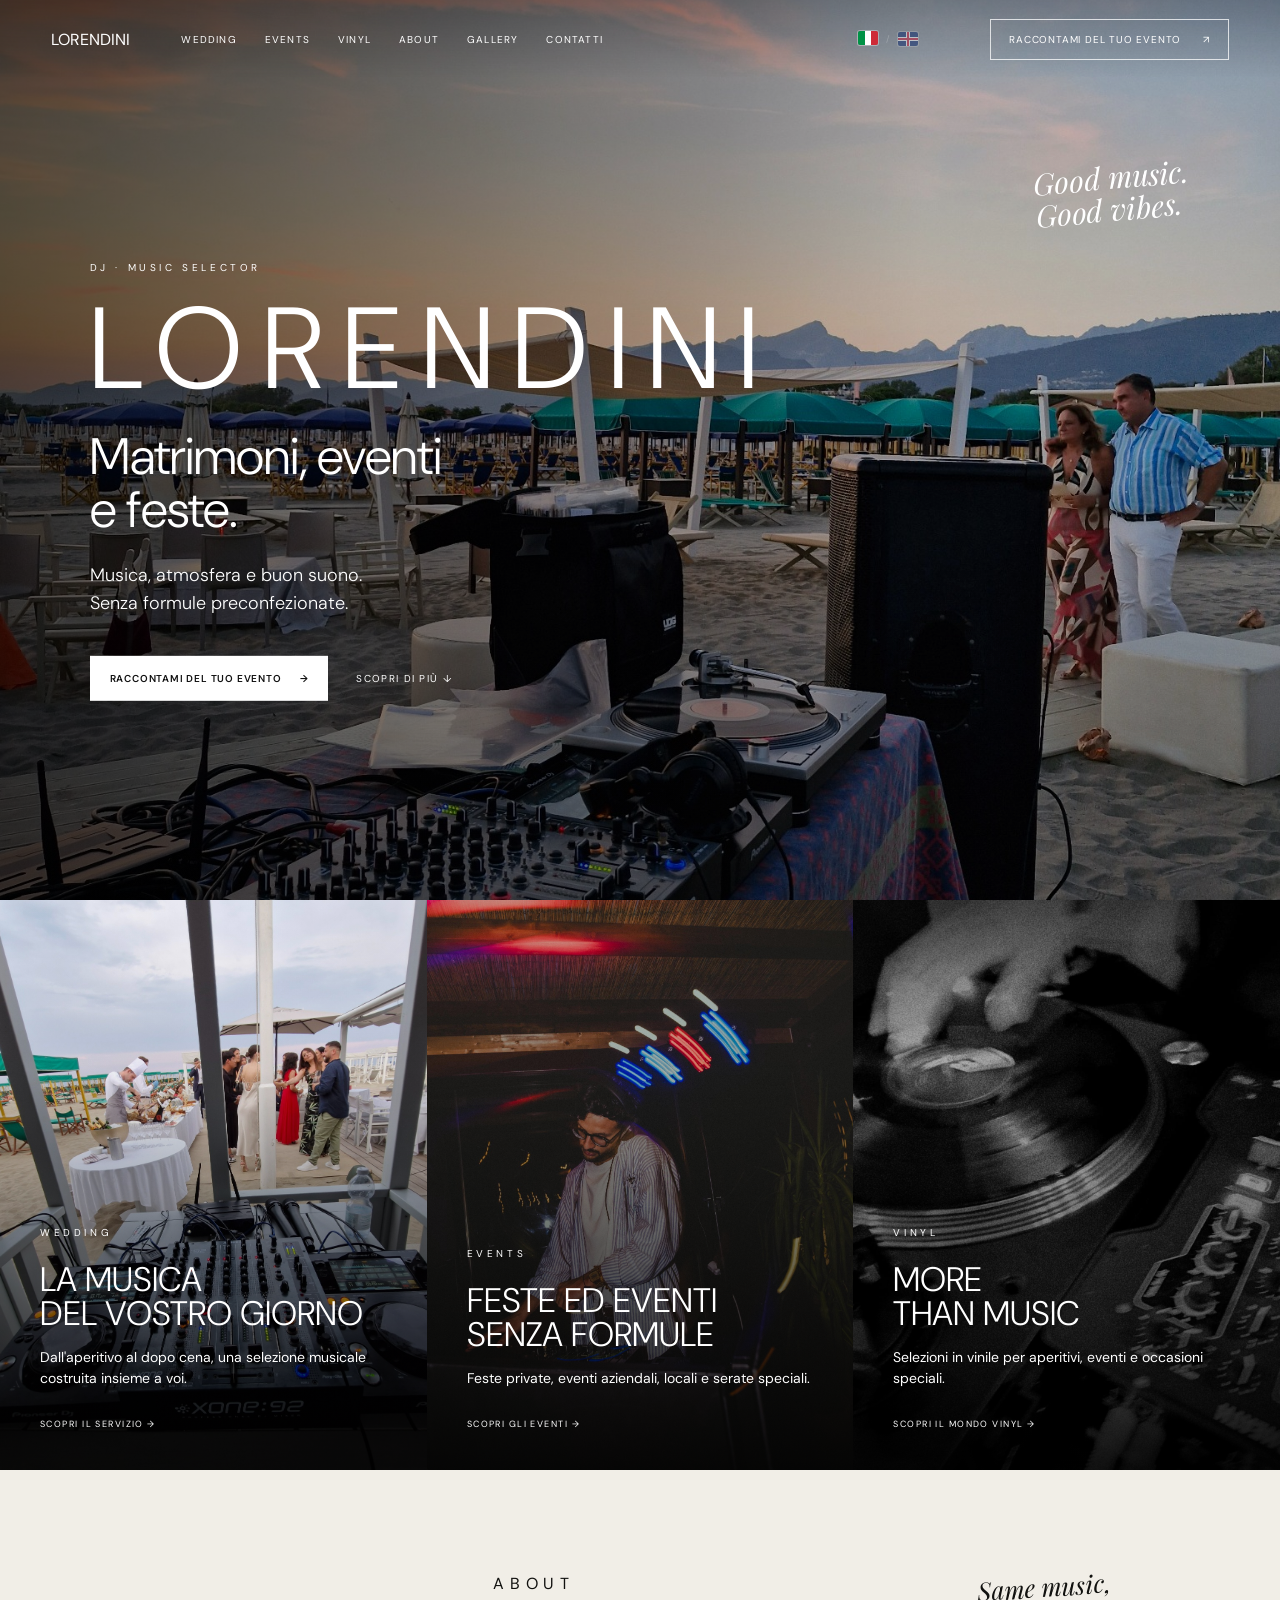
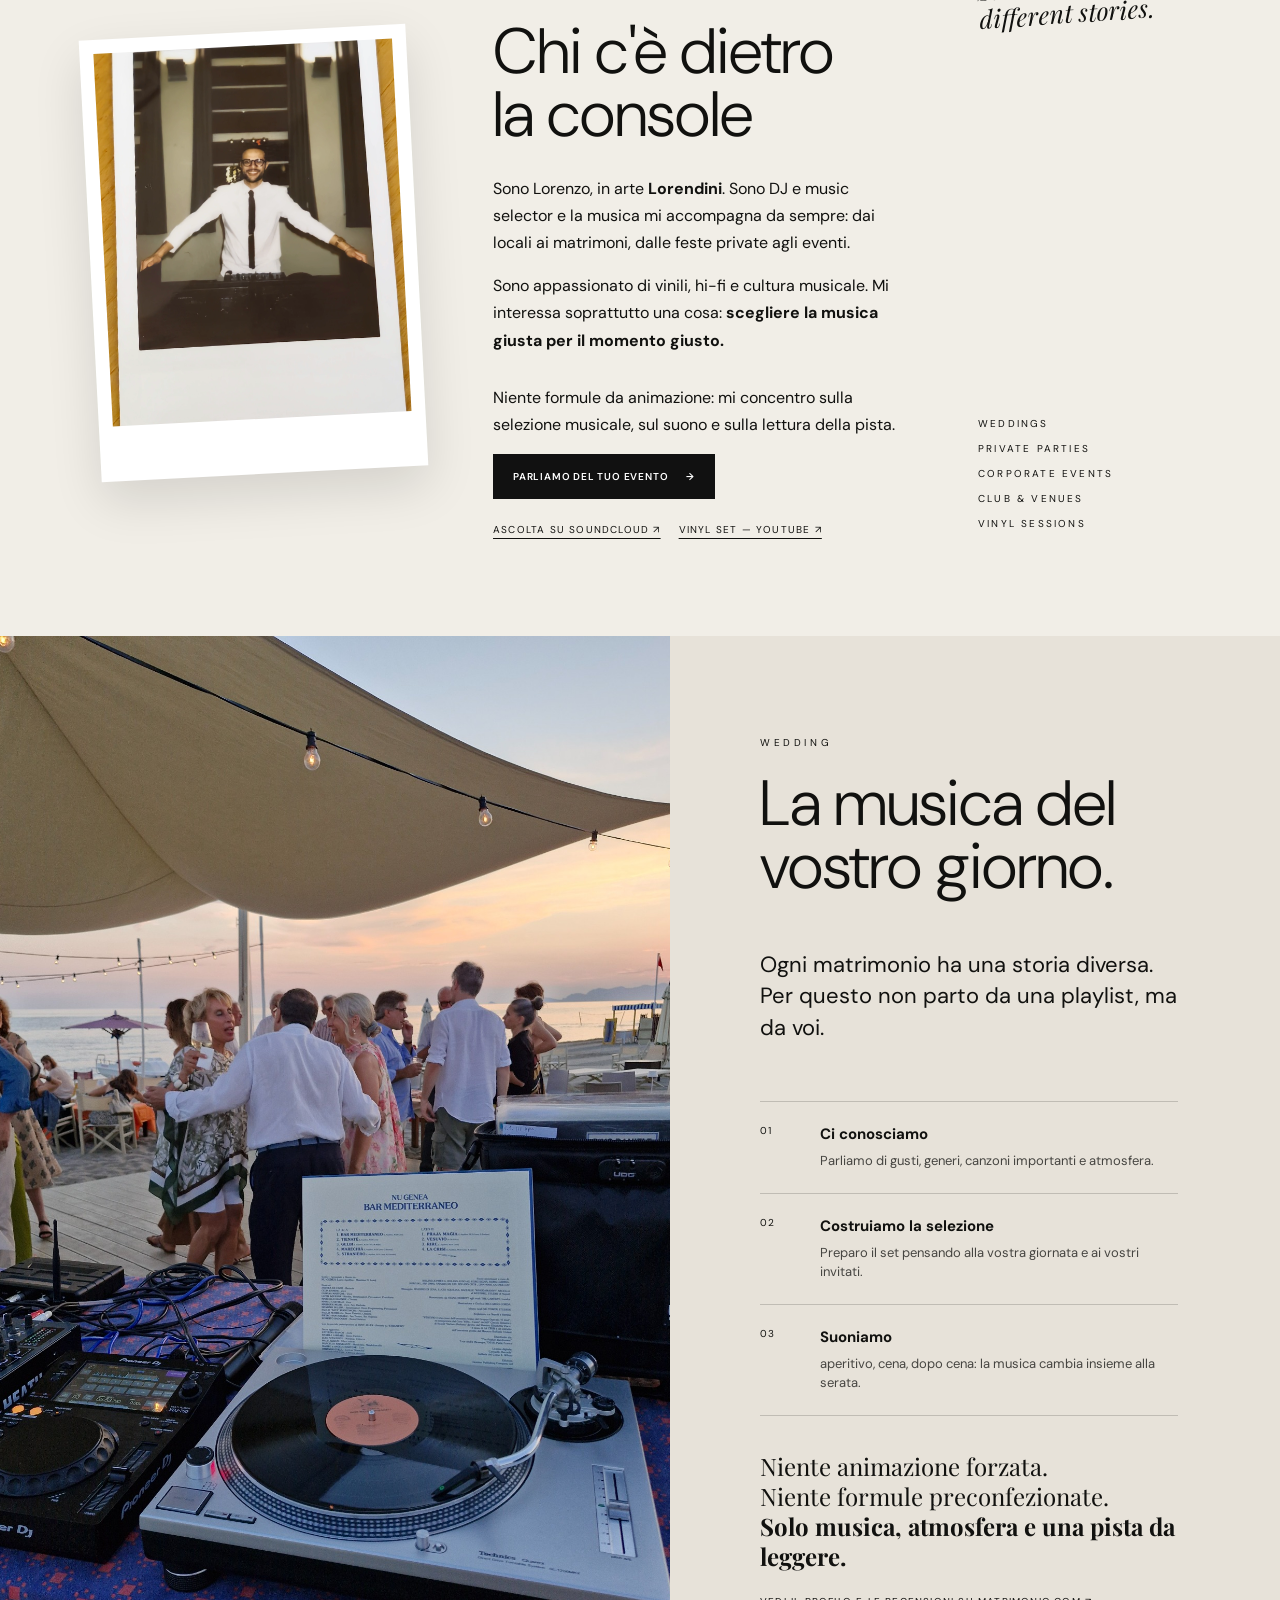
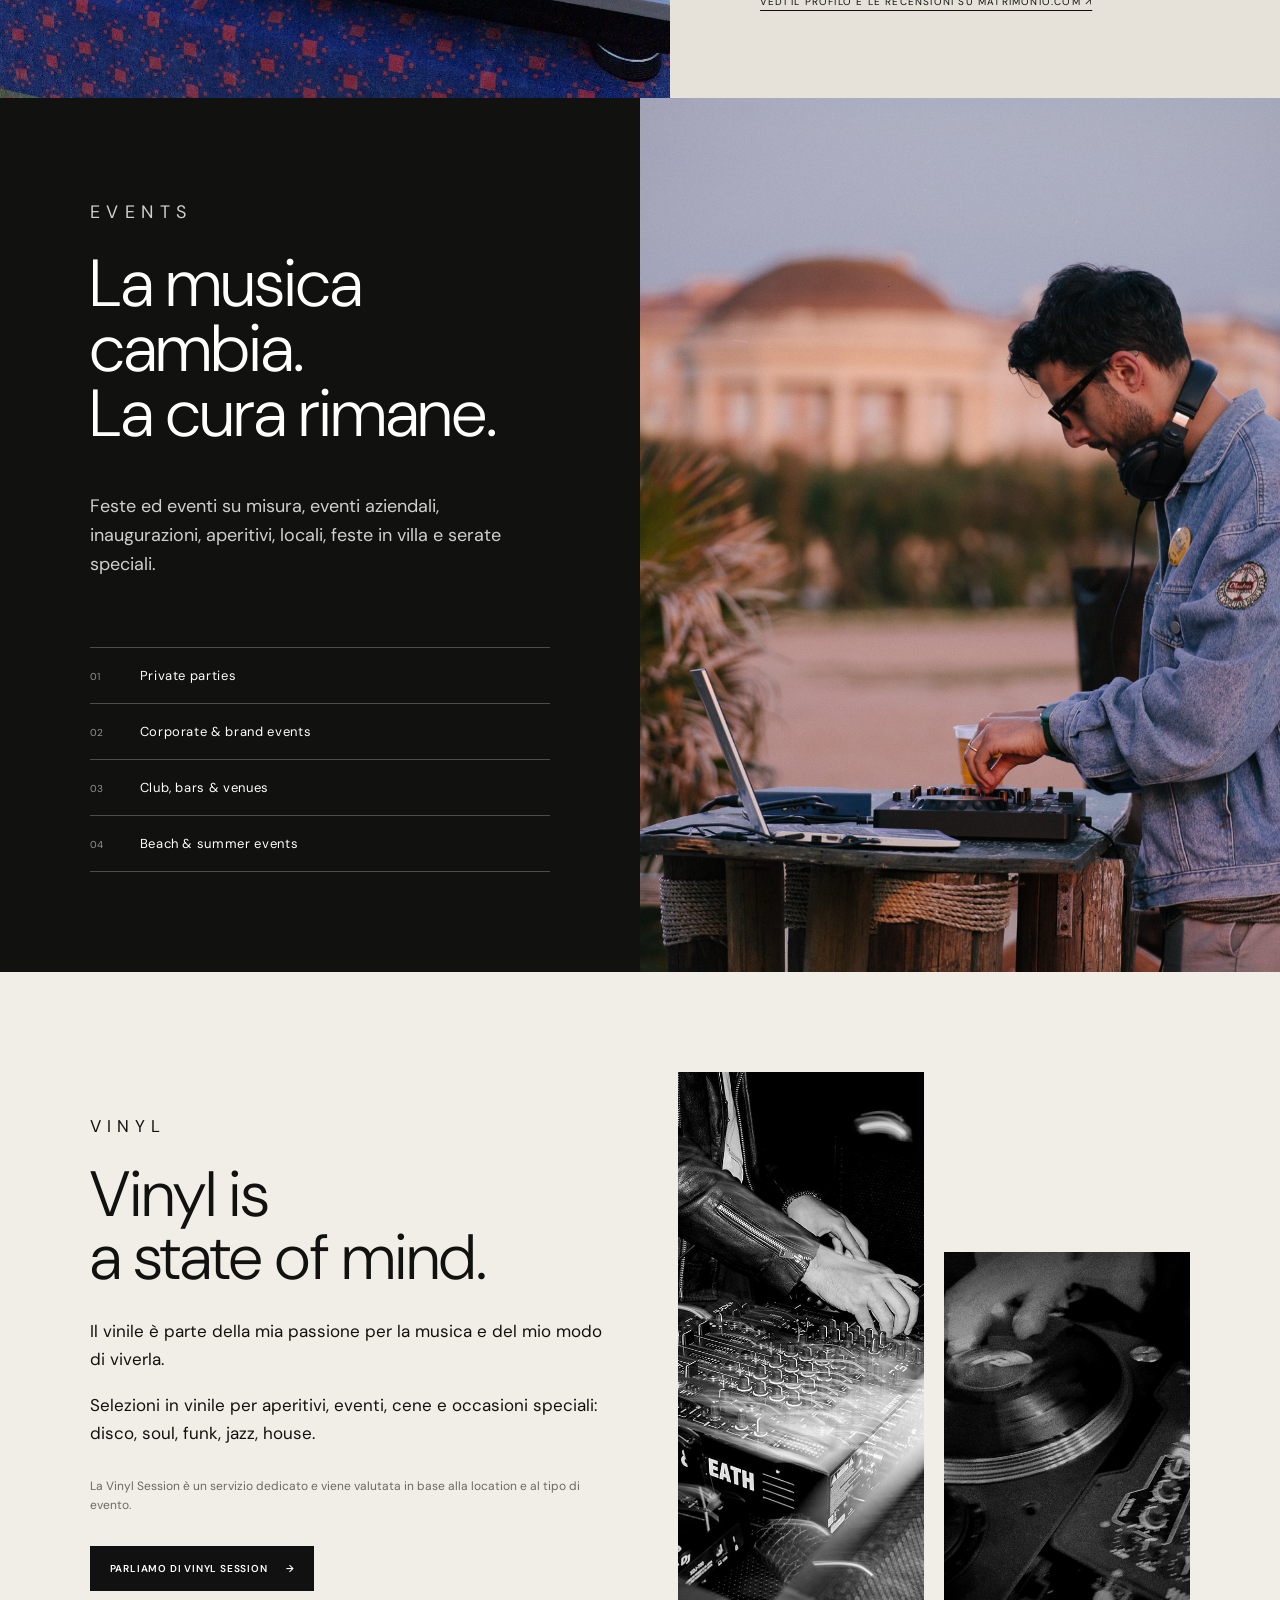
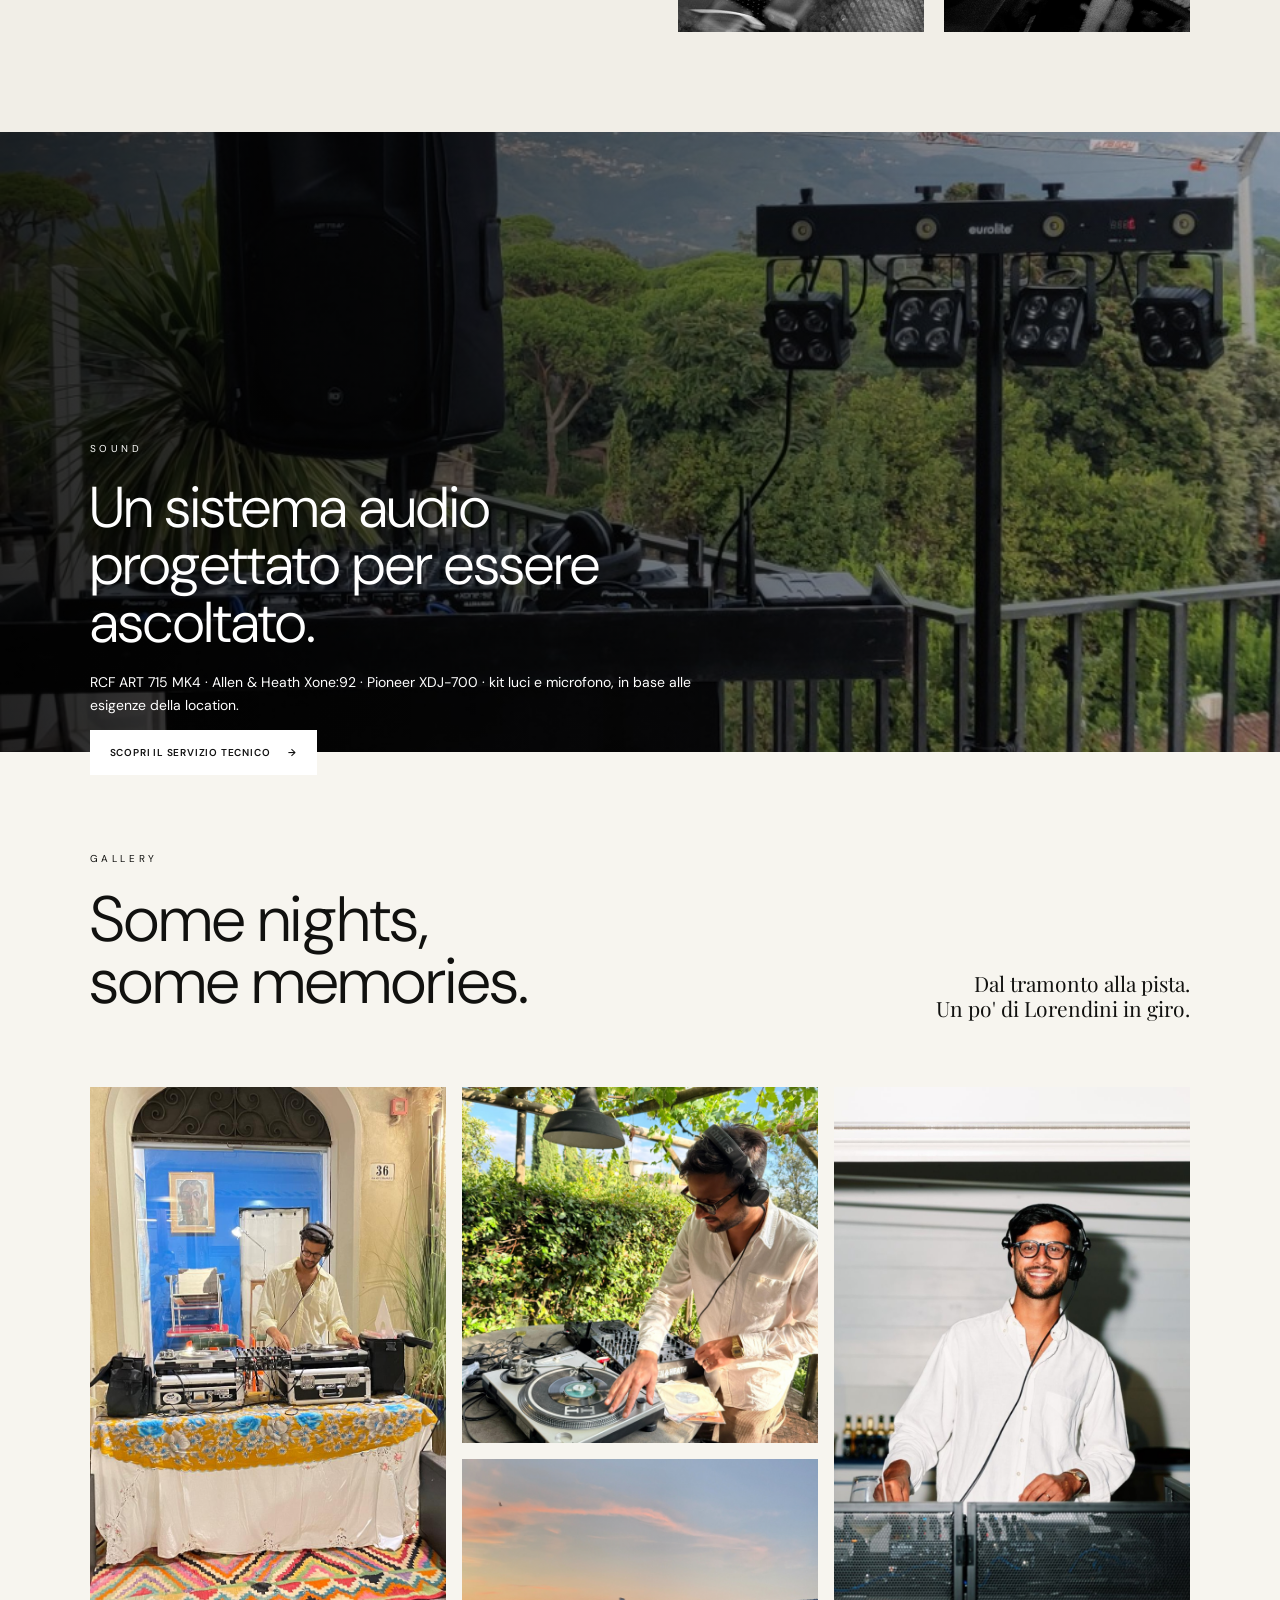
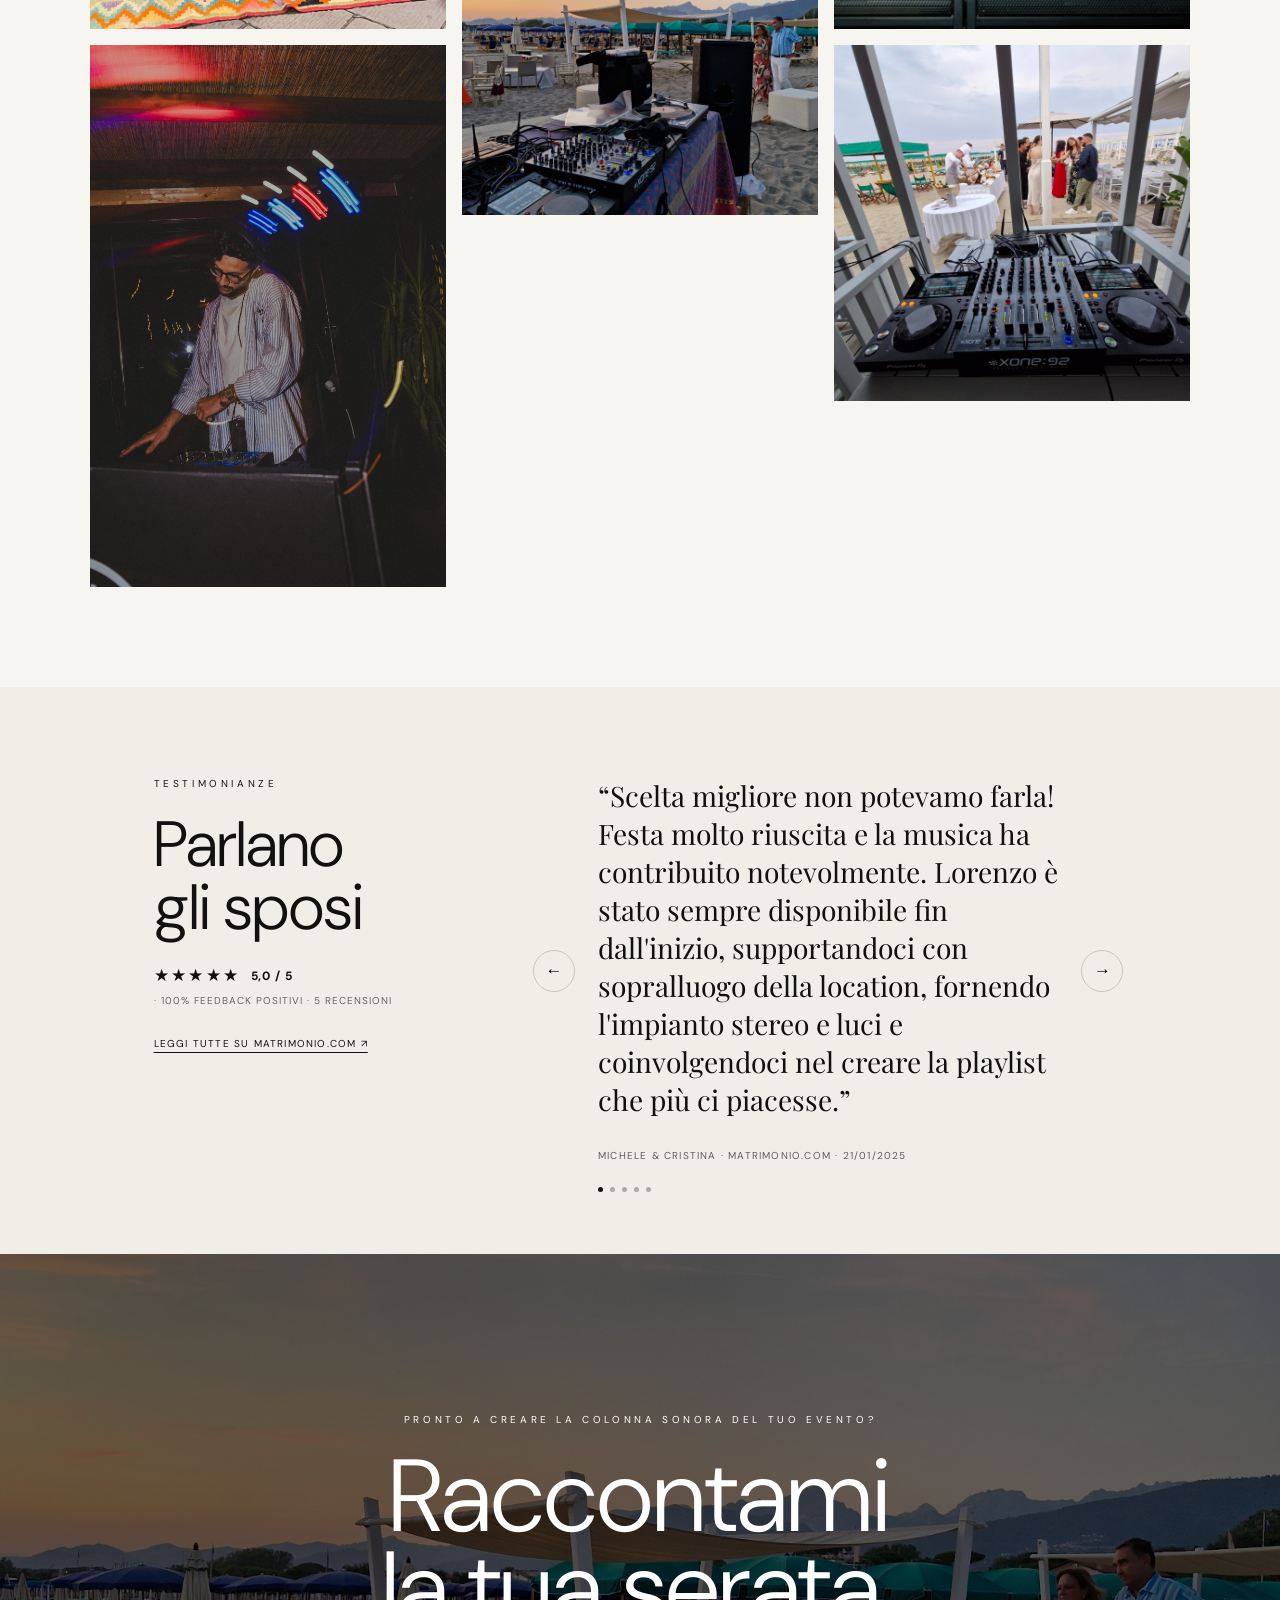
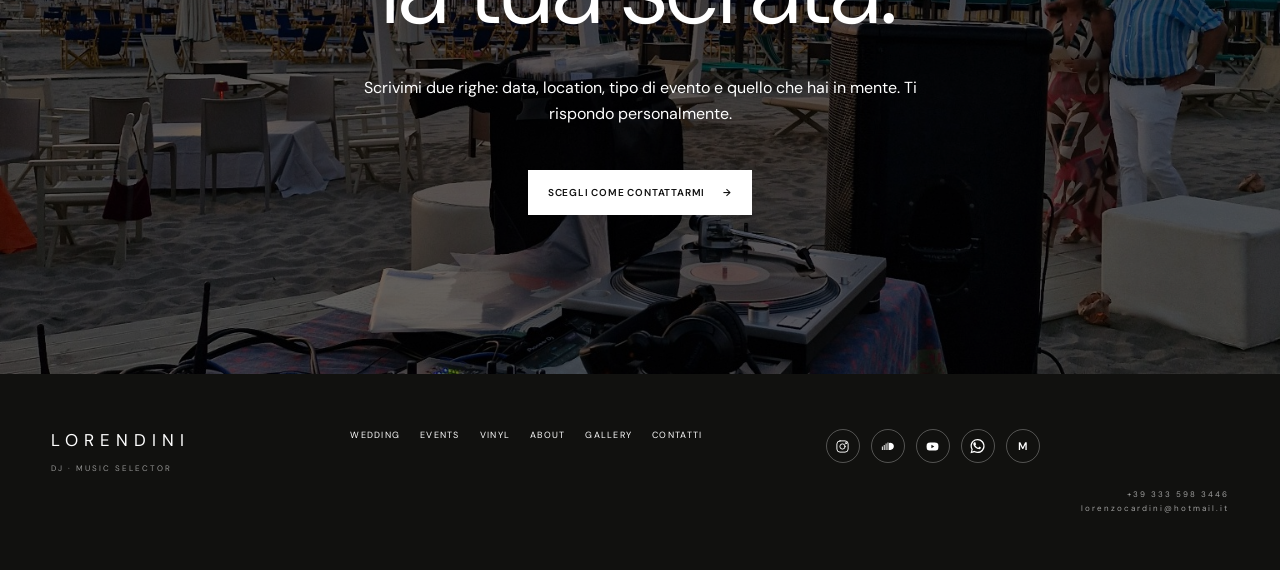
<file: index.html>
<!doctype html>
<html lang="it">
<head>
 <meta charset="utf-8">
 <meta name="viewport" content="width=device-width, initial-scale=1">
 <title>Lorendini — DJ & Music Selector</title>
 <meta name="description" content="Lorendini è DJ e music selector per matrimoni, eventi e feste. Musica, atmosfera e buon suono, senza formule preconfezionate.">
 <meta name="keywords" content="DJ matrimonio , DJ matrimonio , DJ Forte dei Marmi, DJ Pietrasanta, DJ Lucca, DJ eventi ">
 <meta name="theme-color" content="#11110f">
 <meta property="og:title" content="Lorendini — DJ & Music Selector">
 <meta property="og:description" content="Matrimoni, eventi e feste. Musica, atmosfera e buon suono.">
 <meta property="og:type" content="website">
 <meta property="og:image" content="assets/beach-sunset.jpg">
 <link rel="preload" as="image" href="assets/beach-sunset.jpg">
 <link rel="stylesheet" href="style.css">
</head>
<body>
 <header class="site-header" id="top">
 LORENDINI
 <button class="menu-toggle" aria-label="Apri menu" aria-expanded="false">
 <span></span><span></span>
 </button>
 <nav class="nav" aria-label="Navigazione principale">
 <a href="#wedding">Wedding</a>
 <a href="#events">Events</a>
 <a href="#vinyl">Vinyl</a>
 <a href="#about">About</a>
 <a href="#gallery">Gallery</a>
 <a href="#contact">Contatti</a>
 </nav>
 <div class="language-switch" aria-label="Selezione lingua"><a class="flag-link active" href="index.html" aria-label="Italiano" title="Italiano" aria-current="page"><span class="flag flag-it" aria-hidden="true"></span></a><span class="language-separator">/</span><a class="flag-link" href="en.html" aria-label="English" title="English"><span class="flag flag-en" aria-hidden="true"></span></a></div>
 <a class="header-cta" href="#contact">Raccontami del tuo evento <span>↗</span></a>
 </header>

 <main>
 <section class="hero">
 <img class="hero-image" src="assets/beach-sunset.jpg" alt="Setup DJ sulla spiaggia al tramonto">
 <div class="hero-overlay"></div>
 <div class="hero-content">
 <p class="eyebrow">DJ · MUSIC SELECTOR</p>
 <h1>LORENDINI</h1>
 <h2>Matrimoni, eventi<br>e feste.</h2>
 <p class="hero-lead">Musica, atmosfera e buon suono.<br> Senza formule preconfezionate.</p>
 <div class="hero-actions">
 <a class="button light" href="#contact">Raccontami del tuo evento <span>→</span></a>
 <a class="text-link light-text" href="#about">Scopri di più <span>↓</span></a>
 </div>
 </div>
 <div class="hero-signature">Good music.<br><em>Good vibes.</em></div>
 </section>

 <section class="three-cards">
 <a class="feature-card" href="#wedding">
 <img src="assets/wedding-beach.jpg" alt="Evento sulla spiaggia al tramonto">
 <div class="feature-overlay"></div>
 <div class="feature-content">
 <p class="eyebrow">WEDDING</p>
 <h3>La musica<br>del vostro giorno</h3>
 <p>Dall'aperitivo al dopo cena, una selezione musicale costruita insieme a voi.</p>
 <span class="card-link">Scopri il servizio →</span>
 </div>
 </a>
 <a class="feature-card" href="#events">
 <img src="assets/night-dj.jpg" alt="Lorendini durante un DJ set serale">
 <div class="feature-overlay"></div>
 <div class="feature-content">
 <p class="eyebrow">EVENTS</p>
 <h3>Feste ed eventi<br>senza formule</h3>
 <p>Feste private, eventi aziendali, locali e serate speciali.</p>
 <span class="card-link">Scopri gli eventi →</span>
 </div>
 </a>
 <a class="feature-card" href="#vinyl">
 <img src="assets/vinyl-bw.jpg" alt="Mano su un disco in vinile">
 <div class="feature-overlay"></div>
 <div class="feature-content">
 <p class="eyebrow">VINYL</p>
 <h3>More<br>than music</h3>
 <p>Selezioni in vinile per aperitivi, eventi e occasioni speciali.</p>
 <span class="card-link">Scopri il mondo vinyl →</span>
 </div>
 </a>
 </section>

 <section class="split-section cream" id="about">
 <div class="polaroid-wrap">
 <div class="polaroid">
 <img src="assets/polaroid.jpg" alt="Ritratto di Lorendini dietro la consolle">
 
 </div>
 </div>
 <div class="about-copy">
 <p class="eyebrow dark">ABOUT</p>
 <h2>Chi c'è dietro<br>la console</h2>
 <p>Sono Lorenzo, in arte <strong>Lorendini</strong>. Sono DJ e music selector e la musica mi accompagna da sempre: dai locali ai matrimoni, dalle feste private agli eventi.</p>
 <p>Sono appassionato di vinili, hi-fi e cultura musicale. Mi interessa soprattutto una cosa: <strong>scegliere la musica giusta per il momento giusto.</strong></p>
 <p class="statement">Niente formule da animazione: mi concentro sulla selezione musicale, sul suono e sulla lettura della pista. </p>
 <a class="button dark-button" href="#contact">Parliamo del tuo evento <span>→</span></a>
 <div class="listen-links">
 <a href="https://soundcloud.com/lorenzo-cardini-707190539" target="_blank" rel="noopener">Ascolta su SoundCloud ↗</a>
 <a href="https://www.youtube.com/watch?v=rLZD90sV3TY&t=484s" target="_blank" rel="noopener">Vinyl set — YouTube ↗</a>
 </div>
 </div>
 <div class="about-side">
 <div class="side-script">Same music,<br><em>different stories.</em></div>
 <ul>
 <li>Weddings</li><li>Private parties</li><li>Corporate events</li><li>Club & venues</li><li>Vinyl sessions</li>
 </ul>
 </div>
 </section>

 <section class="editorial" id="wedding">
 <div class="editorial-image">
 <img src="assets/beach-vinyl.jpg" alt="Giradischi e DJ setup sulla spiaggia">
 </div>
 <div class="editorial-copy">
 <p class="eyebrow dark">WEDDING</p>
 <h2>La musica del<br>vostro giorno.</h2>
 <p class="large-copy">Ogni matrimonio ha una storia diversa. Per questo non parto da una playlist, ma da voi.</p>
 <div class="steps">
 <div><span>01</span><strong>Ci conosciamo</strong><p>Parliamo di gusti, generi, canzoni importanti e atmosfera.</p></div>
 <div><span>02</span><strong>Costruiamo la selezione</strong><p>Preparo il set pensando alla vostra giornata e ai vostri invitati.</p></div>
 <div><span>03</span><strong>Suoniamo</strong><p>aperitivo, cena, dopo cena: la musica cambia insieme alla serata.</p></div>
 </div>
 <p class="no-cliches">Niente animazione forzata.<br>Niente formule preconfezionate.<br><strong>Solo musica, atmosfera e una pista da leggere.</strong></p>
 <a class="external-link" href="https://www.matrimonio.com/musica-matrimonio/lorendini--e352310" target="_blank" rel="noopener">Vedi il profilo e le recensioni su Matrimonio.com ↗</a>
 </div>
 </section>

 <section class="dark-section" id="events">
 <div class="dark-copy">
 <p class="eyebrow">EVENTS</p>
 <h2>La musica cambia.<br>La cura rimane.</h2>
 <p>Feste ed eventi su misura, eventi aziendali, inaugurazioni, aperitivi, locali, feste in villa e serate speciali.</p>
 <div class="event-list">
 <div><span>01</span>Private parties</div>
 <div><span>02</span>Corporate & brand events</div>
 <div><span>03</span>Club, bars & venues</div>
 <div><span>04</span>Beach & summer events</div>
 </div>
 </div>
 <div class="dark-image">
 <img src="assets/portrait-dj.jpg" alt="Lorendini durante un DJ set all'aperto">
 </div>
 </section>

 <section class="vinyl-section cream" id="vinyl">
 <div class="vinyl-copy">
 <p class="eyebrow dark">VINYL</p>
 <h2>Vinyl is<br>a state of mind.</h2>
 <p>Il vinile è parte della mia passione per la musica e del mio modo di viverla.</p>
 <p>Selezioni in vinile per aperitivi, eventi, cene e occasioni speciali: disco, soul, funk, jazz, house.</p>
 <p class="small-note">La Vinyl Session è un servizio dedicato e viene valutata in base alla location e al tipo di evento.</p>
 <a class="button dark-button" href="#contact">Parliamo di Vinyl Session <span>→</span></a>
 </div>
 <div class="vinyl-gallery">
 <img src="assets/vinyl-garden.jpg" alt="Lorendini con un giradischi Technics in un giardino">
 <img src="assets/vinyl-bw.jpg" alt="Dettaglio di un disco in vinile">
 </div>
 </section>

 <section class="sound-section">
 <img src="assets/mountain-setup.jpg" alt="Setup DJ con vista sulle Alpi Apuane">
 <div class="sound-overlay"></div>
 <div class="sound-content">
 <p class="eyebrow">SOUND</p>
 <h2>Un sistema audio<br>progettato per essere ascoltato.</h2>
 <p>RCF ART 715 MK4 · Allen & Heath Xone:92 · Pioneer XDJ-700 · kit luci e microfono, in base alle esigenze della location.</p>
 <a class="button light" href="#contact">Scopri il servizio tecnico <span>→</span></a>
 </div>
 </section>

 <section class="gallery-section" id="gallery">
 <div class="section-head">
 <div><p class="eyebrow dark">GALLERY</p><h2>Some nights,<br>some memories.</h2></div>
 <p>Dal tramonto alla pista.<br>Un po' di Lorendini in giro.</p>
 </div>
 <div class="gallery-grid">
 <img src="assets/street-dj.jpg" alt="DJ set in strada">
 <img src="assets/principino.jpg" alt="Setup DJ in una location a Forte dei Marmi">
 <img src="assets/dj-white.jpg" alt="Ritratto di Lorendini con cuffie">
 <img src="assets/beach-sunset.jpg" alt="DJ setup al tramonto sulla spiaggia">
 <img src="assets/night-dj.jpg" alt="DJ set notturno">
 <img src="assets/wedding-beach.jpg" alt="Invitati durante un evento sulla spiaggia">
 </div>
 </section>

 <section class="testimonials cream" id="reviews">
 <div class="test-title">
 <p class="eyebrow dark">TESTIMONIANZE</p>
 <h2>Parlano<br>gli sposi</h2>
 <div class="review-summary" aria-label="Valutazione su Matrimonio.com">
 <div class="review-stars" aria-label="5 stelle su 5">★★★★★</div>
 <strong>5,0 / 5</strong>
 <span>· 100% feedback positivi · 5 recensioni</span>
 </div>
 <a class="external-link" href="https://www.matrimonio.com/musica-matrimonio/lorendini--e352310" target="_blank" rel="noopener">Leggi tutte su Matrimonio.com ↗</a>
 </div>
 <div class="review-carousel" aria-label="Recensioni da Matrimonio.com">
 <button class="review-arrow prev" aria-label="Recensione precedente">←</button>
 <div class="review-track">
 <article class="review-slide active">
 <p>“Scelta migliore non potevamo farla! Festa molto riuscita e la musica ha contribuito notevolmente. Lorenzo è stato sempre disponibile fin dall'inizio, supportandoci con sopralluogo della location, fornendo l'impianto stereo e luci e coinvolgendoci nel creare la playlist che più ci piacesse.”</p>
 <cite>Michele & Cristina · Matrimonio.com · 21/01/2025</cite>
 </article>
 <article class="review-slide">
 <p>“Si è dimostrato molto disponibile nell'assecondare i nostri gusti e richieste. Cordiale e amichevole con i nostri invitati, i quali si sono complimentati con noi per la qualità della musica.”</p>
 <cite>Ciro · Matrimonio.com · 01/10/2024</cite>
 </article>
 <article class="review-slide">
 <p>“Il mix perfetto tra professionalità e coinvolgimento. Ha fatto ballare tutti dal primo all'ultimo minuto della festa sapendo come intervenire musicalmente sempre al momento giusto.”</p>
 <cite>Paolo & Jessica · Matrimonio.com · 16/09/2024</cite>
 </article>
 <article class="review-slide">
 <p>“Ha saputo adattarsi al nostro matrimonio francese con una playlist italo-francese e internazionale. È stato molto disponibile alle nostre richieste e abbiamo festeggiato in modo bellissimo.”</p>
 <cite>Sarah · Matrimonio.com · 24/06/2024</cite>
 </article>
 <article class="review-slide">
 <p>“Lorenzo ha suonato per il nostro matrimonio dal pomeriggio fino a tarda notte, bravissimo nello scegliere i pezzi giusti nel mantenere sempre l'atmosfera. Molto professionale, organizzato ed attrezzatissimo.”</p>
 <cite>Riccardo · Matrimonio.com · 26/09/2023</cite>
 </article>
 </div>
 <button class="review-arrow next" aria-label="Recensione successiva">→</button>
 <div class="review-dots" aria-hidden="true"></div>
 </div>
 </section>

 <section class="contact-cta" id="contact">
 <img src="assets/beach-sunset.jpg" alt="">
 <div class="contact-overlay"></div>
 <div class="contact-content">
 <p class="eyebrow">PRONTO A CREARE LA COLONNA SONORA DEL TUO EVENTO?</p>
 <h2>Raccontami<br>la tua serata.</h2>
 <p>Scrivimi due righe: data, location, tipo di evento e quello che hai in mente. Ti rispondo personalmente.</p>
 <div class="contact-buttons">
 <a class="button light" href="/richiesta-ricevuta/">Scegli come contattarmi <span>→</span></a>
 </div>
 </div>
 </section>
 </main>

 <footer>
 <div class="footer-brand">LORENDINI <small>DJ · MUSIC SELECTOR</small></div>
 <div class="footer-nav">
 <a href="#wedding">Wedding</a><a href="#events">Events</a><a href="#vinyl">Vinyl</a><a href="#about">About</a><a href="#gallery">Gallery</a><a href="#contact">Contatti</a>
 </div>
 <div class="footer-social" aria-label="Link esterni">
 <a class="social-icon" href="https://www.instagram.com/lorendini/" target="_blank" rel="noopener" aria-label="Instagram" title="Instagram">
 <svg viewBox="0 0 24 24" aria-hidden="true"><rect x="3" y="3" width="18" height="18" rx="5"></rect><circle cx="12" cy="12" r="4.2"></circle><circle cx="17.4" cy="6.7" r="1"></circle></svg>
 </a>
 <a class="social-icon" href="https://soundcloud.com/lorenzo-cardini-707190539" target="_blank" rel="noopener" aria-label="SoundCloud" title="SoundCloud">
 <svg viewBox="0 0 24 24" aria-hidden="true"><path d="M3 17.5h1.5V12H3v5.5Zm3 0h1.5V9.5H6v8Zm3 0h1.5V7H9v10.5Zm3 0h1.5V5.5H12v12Zm2.4 0h1.7a5.7 5.7 0 1 0-1.7-10.98V17.5Z"></path></svg>
 </a>
 <a class="social-icon" href="https://www.youtube.com/watch?v=rLZD90sV3TY&t=484s" target="_blank" rel="noopener" aria-label="YouTube" title="YouTube">
 <svg viewBox="0 0 24 24" aria-hidden="true"><path d="M21 8.1a2.7 2.7 0 0 0-1.9-1.9C17.4 5.7 12 5.7 12 5.7s-5.4 0-7.1.5A2.7 2.7 0 0 0 3 8.1a28 28 0 0 0-.5 3.9 28 28 0 0 0 .5 3.9 2.7 2.7 0 0 0 1.9 1.9c1.7.5 7.1.5 7.1.5s5.4 0 7.1-.5a2.7 2.7 0 0 0 1.9-1.9 28 28 0 0 0 .5-3.9 28 28 0 0 0-.5-3.9ZM10.2 14.7V9.3l4.7 2.7-4.7 2.7Z"></path></svg>
 </a>
 <a class="social-icon" href="https://wa.me/393335983446" target="_blank" rel="noopener" aria-label="WhatsApp" title="WhatsApp">
 <svg viewBox="0 0 24 24" aria-hidden="true"><path d="M20.5 3.5A11.2 11.2 0 0 0 12.1 0C5.9 0 .9 5 .9 11.1c0 2 .5 3.9 1.5 5.6L.8 22.9l6.3-1.6a11.2 11.2 0 0 0 5 1.2h.1c6.1 0 11.1-5 11.1-11.1 0-3-1-5.8-2.8-7.9ZM12.2 20.4h-.1a9.2 9.2 0 0 1-4.7-1.3l-.3-.2-3.7.9 1-3.6-.2-.3a9.2 9.2 0 1 1 8 4.5Zm5-6.9c-.3-.2-1.8-.9-2.1-1s-.5-.2-.7.2c-.2.3-.8 1-1 1.2-.2.2-.4.2-.7.1-.3-.2-1.3-.5-2.4-1.5-.9-.8-1.5-1.8-1.7-2.1-.2-.3 0-.5.2-.7l.5-.6c.2-.2.2-.4.3-.6.1-.2 0-.5-.1-.7-.1-.2-.7-1.7-.9-2.3-.2-.6-.5-.5-.7-.5h-.6c-.2 0-.6.1-.9.4-.3.3-1.1 1-1.1 2.5s1.1 2.9 1.2 3.1c.2.2 2.1 3.2 5.1 4.5.7.3 1.3.5 1.7.6.7.2 1.4.2 1.9.1.6-.1 1.8-.7 2-1.4.3-.7.3-1.3.2-1.4-.1-.1-.3-.2-.6-.3Z"></path></svg>
 </a>
 <a class="social-icon social-letter" href="https://www.matrimonio.com/musica-matrimonio/lorendini--e352310" target="_blank" rel="noopener" aria-label="Matrimonio.com" title="Matrimonio.com">M</a>
 </div>
 <div class="footer-place"><br><br><br><br><a href="tel:+393335983446">+39 333 598 3446</a><br><a href="mailto:lorenzocardini@hotmail.it">lorenzocardini@hotmail.it</a></div>
 </footer>

 <script src="script.js"></script>
</body>
</html>
</file>
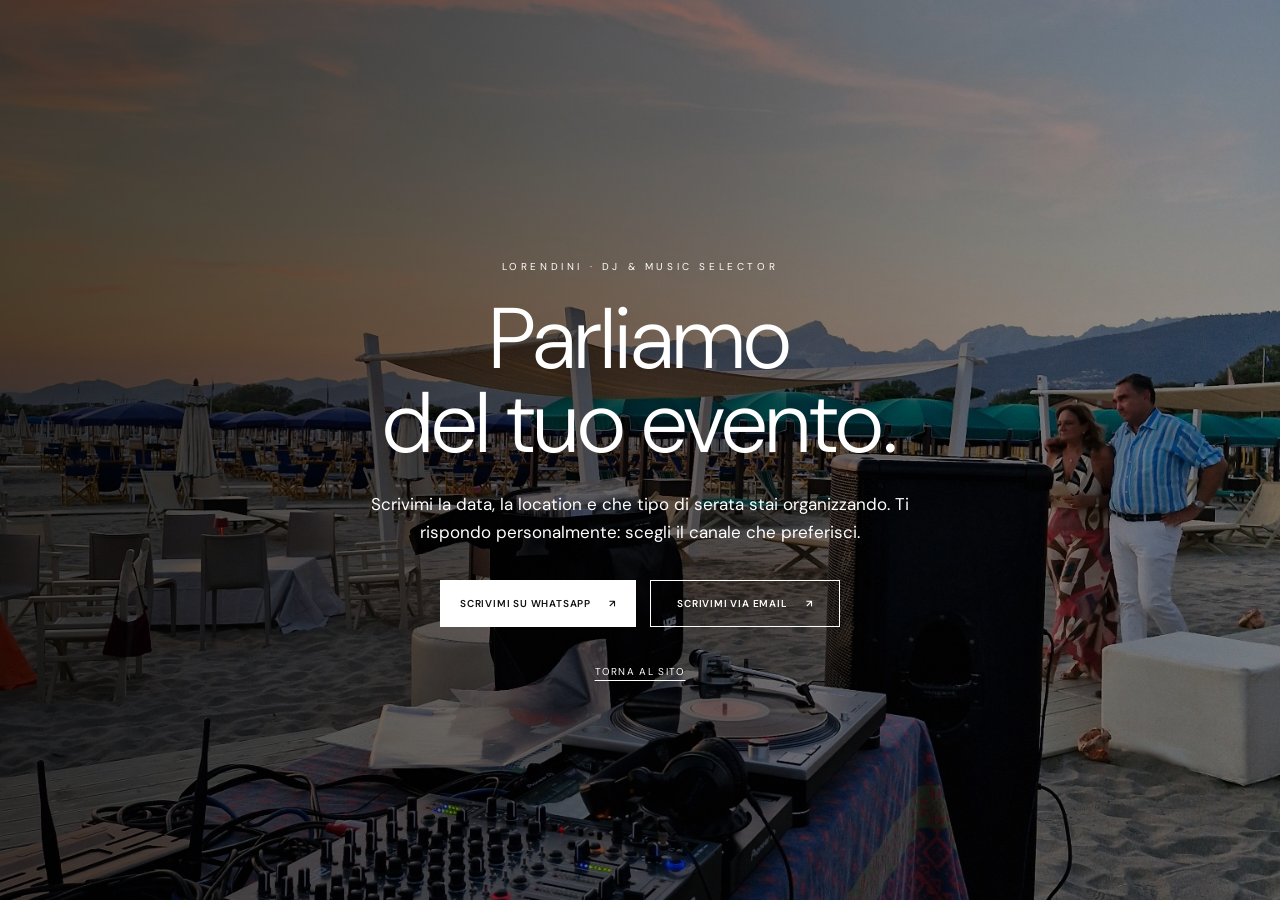
<file: richiesta-ricevuta/index.html>
<!doctype html>
<html lang="it">
<head>
 <meta charset="utf-8">
 <meta name="viewport" content="width=device-width, initial-scale=1">
 <title>Contatta Lorendini — Richiesta evento</title>
 <meta name="description" content="Contatta Lorendini per il tuo evento. Scegli se scrivermi su WhatsApp o via email per raccontarmi cosa hai in mente.">
 <meta name="theme-color" content="#11110f">
 <link rel="preload" as="image" href="../assets/beach-sunset.jpg">
 <link rel="stylesheet" href="../style.css">
 <style>
  .request-page{min-height:100svh;position:relative;display:grid;place-items:center;padding:110px 7vw 70px;color:#fff;text-align:center;overflow:hidden}
  .request-page::before{content:"";position:absolute;inset:0;background:linear-gradient(90deg,rgba(0,0,0,.68),rgba(0,0,0,.28)),url('../assets/beach-sunset.jpg') center/cover}
  .request-content{position:relative;z-index:1;max-width:680px}
  .request-content h1{font-size:clamp(48px,8vw,86px);font-weight:300;line-height:.98;margin:0 0 24px}
  .request-content>p:not(.eyebrow){font-size:17px;line-height:1.65;max-width:570px;margin:0 auto}
  .request-actions{display:flex;justify-content:center;gap:14px;flex-wrap:wrap;margin-top:34px}
  .request-actions .button{min-width:190px;justify-content:center}
  .request-back{display:inline-block;margin-top:38px;color:#fff;font-size:10px;letter-spacing:.13em;text-transform:uppercase;text-decoration:underline;text-underline-offset:5px}
  @media(max-width:560px){.request-page{padding-inline:6vw}.request-actions{flex-direction:column;align-items:stretch}.request-actions .button{width:100%}}
 </style>
</head>
<body>
 <main class="request-page">
  <div class="request-content">
   <p class="eyebrow">LORENDINI · DJ &amp; MUSIC SELECTOR</p>
   <h1>Parliamo<br>del tuo evento.</h1>
   <p>Scrivimi la data, la location e che tipo di serata stai organizzando. Ti rispondo personalmente: scegli il canale che preferisci.</p>
   <div class="request-actions">
    <a class="button light" href="https://wa.me/393335983446" target="_blank" rel="noopener">Scrivimi su WhatsApp <span>↗</span></a>
    <a class="button outline-light" href="mailto:lorenzocardini@hotmail.it?subject=Richiesta%20informazioni%20evento">Scrivimi via email <span>↗</span></a>
   </div>
   <a class="request-back" href="/">Torna al sito</a>
  </div>
 </main>
</body>
</html>
</file>
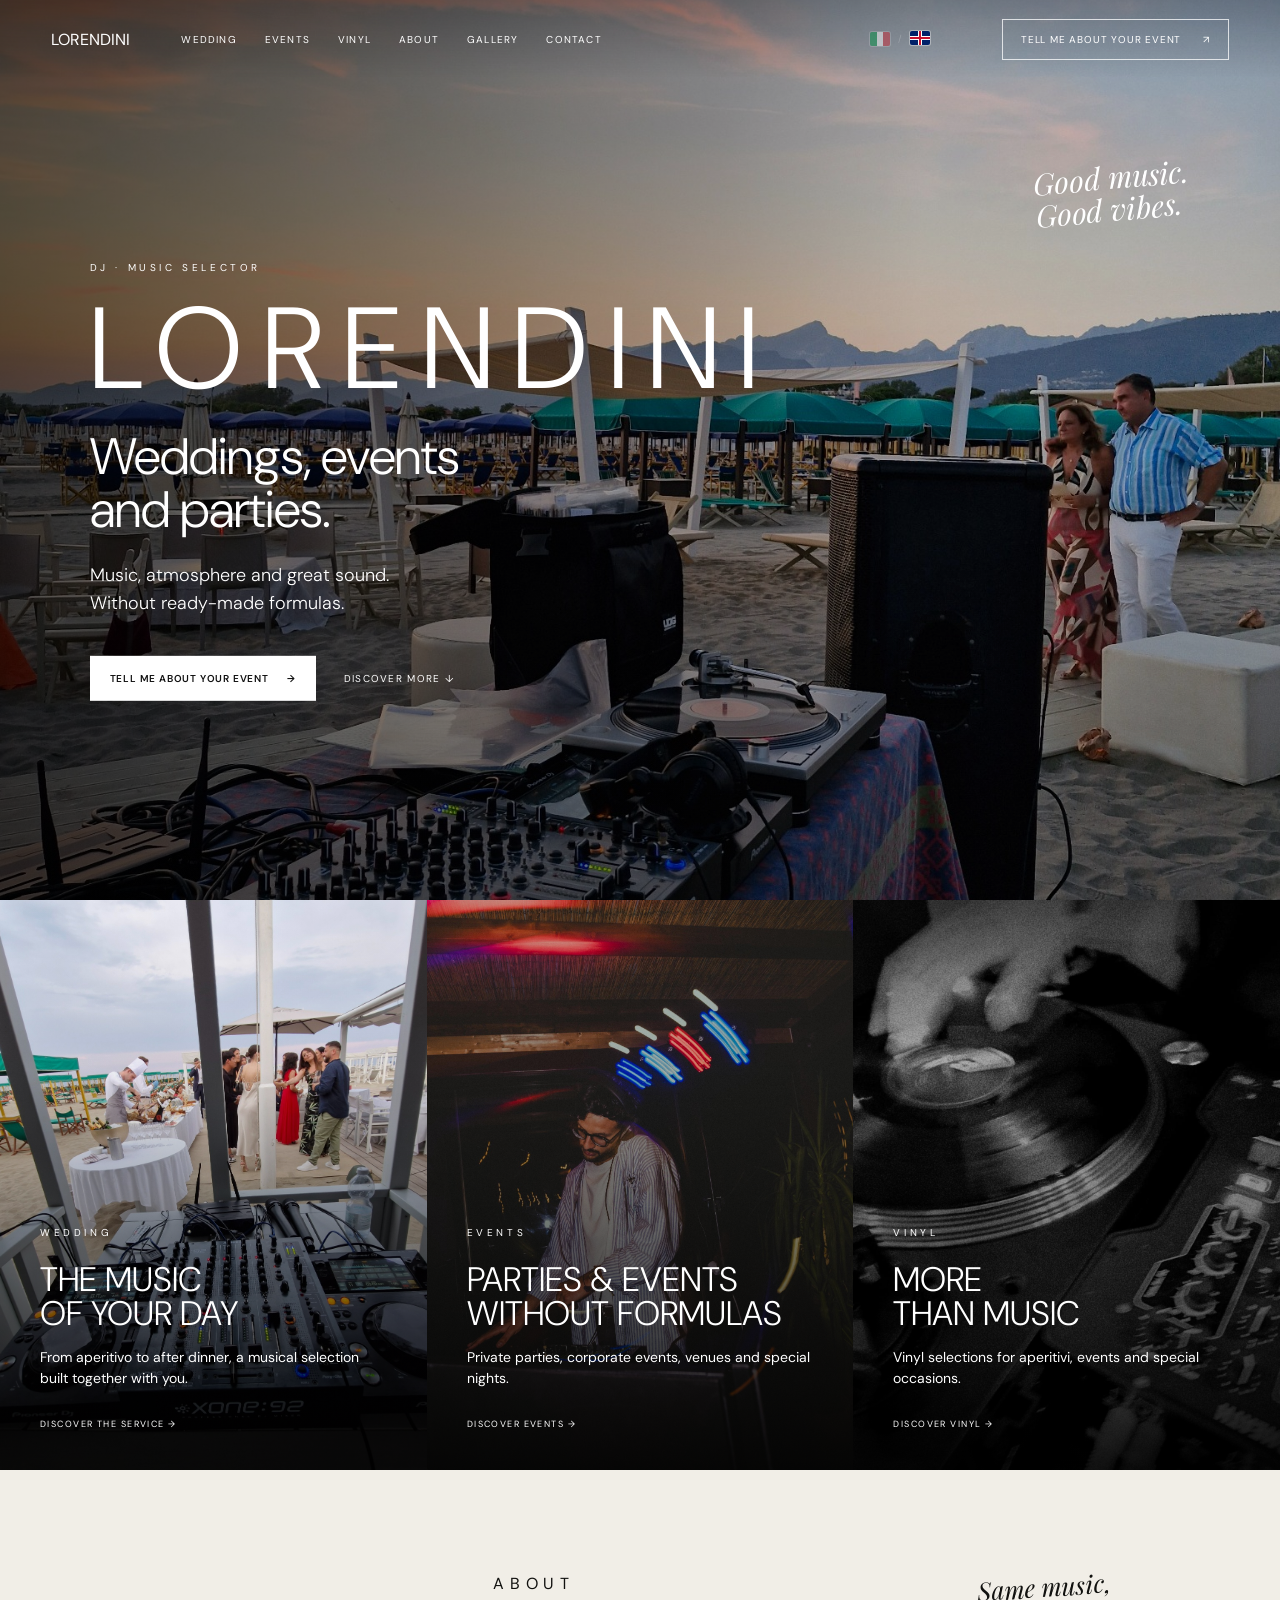
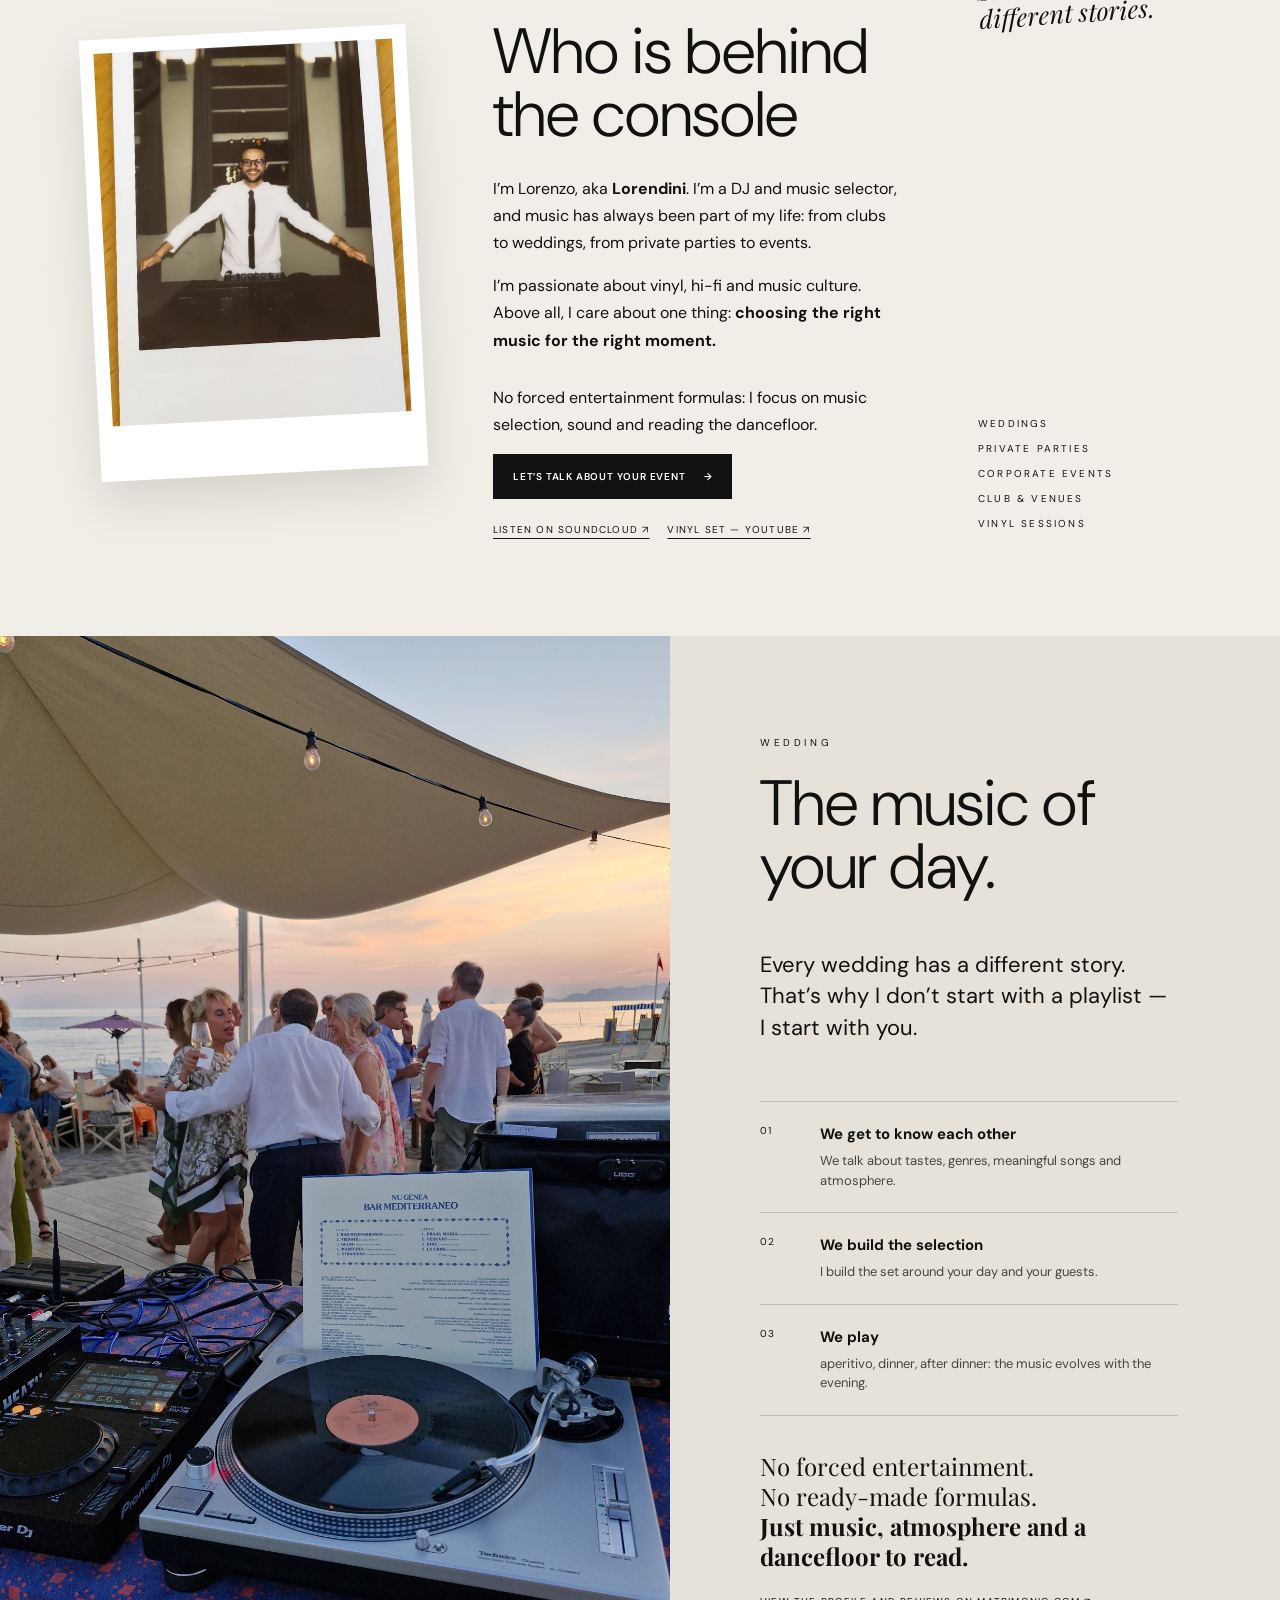
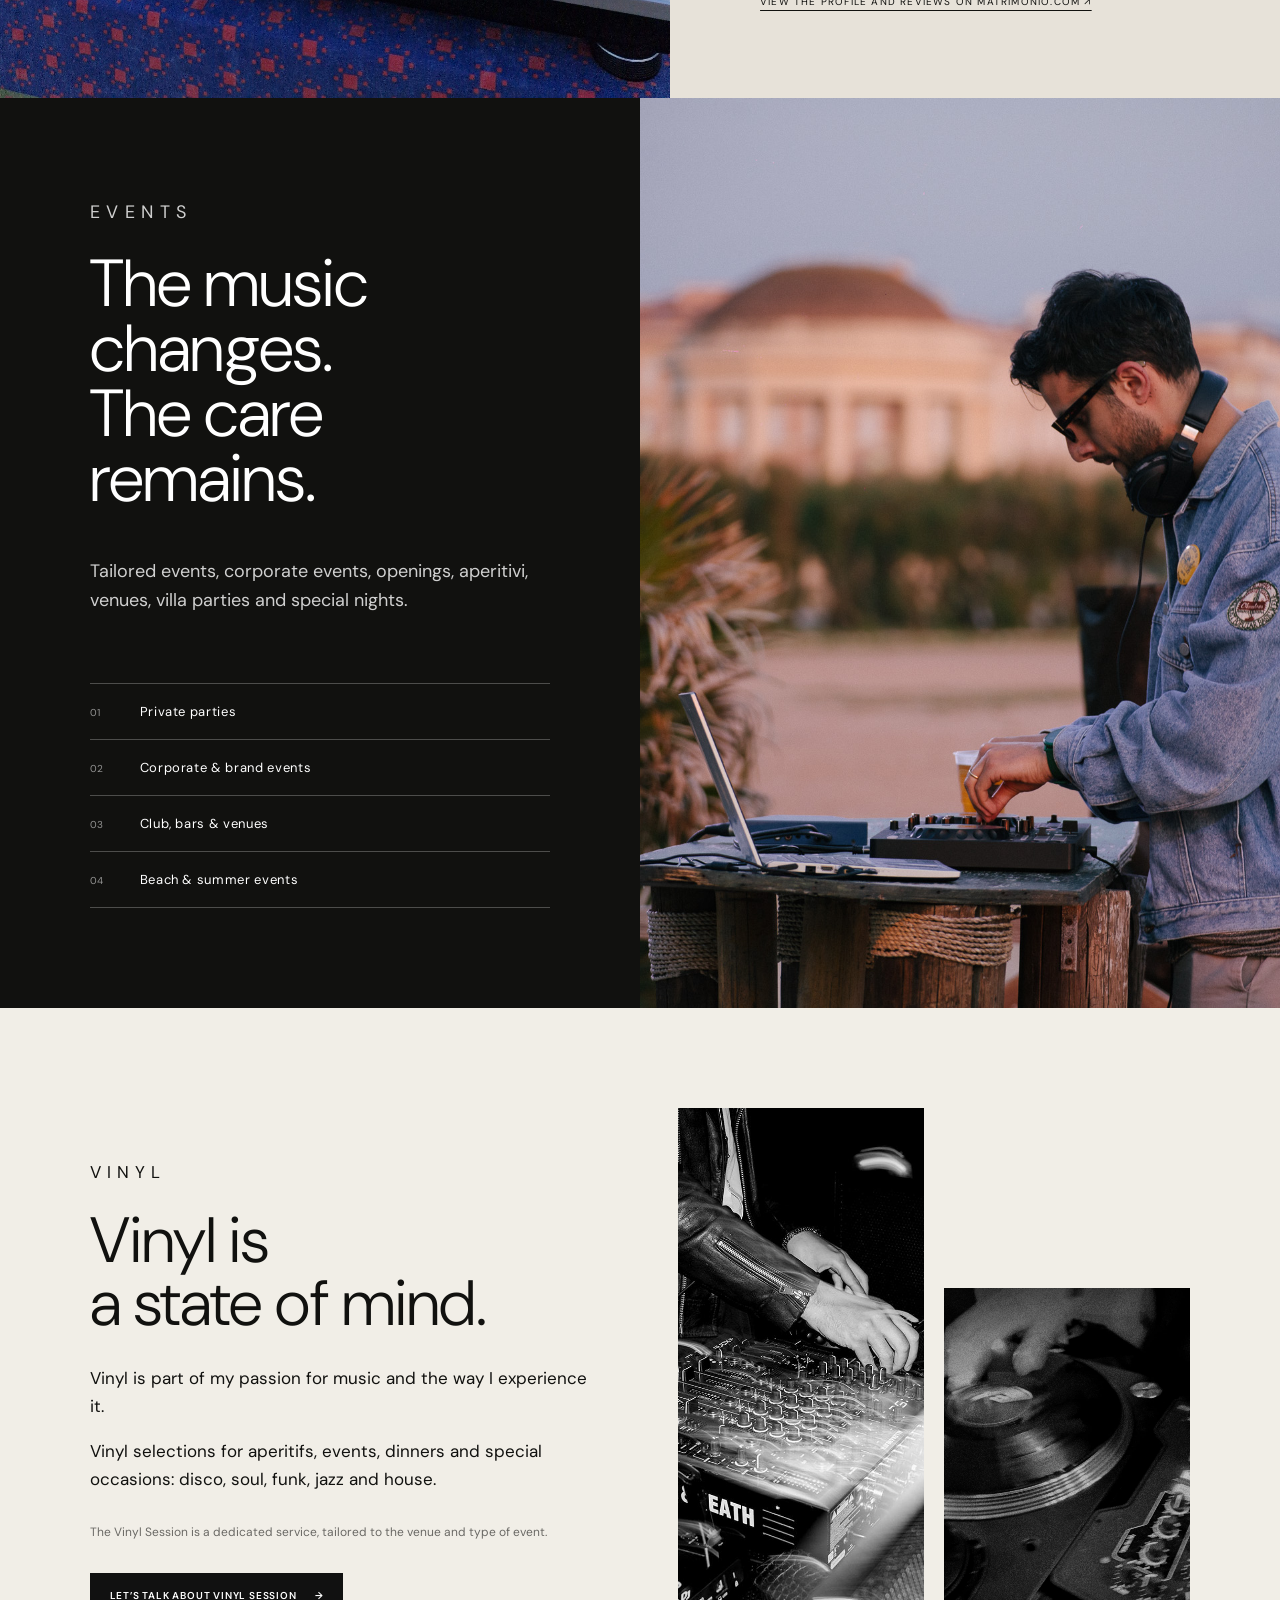
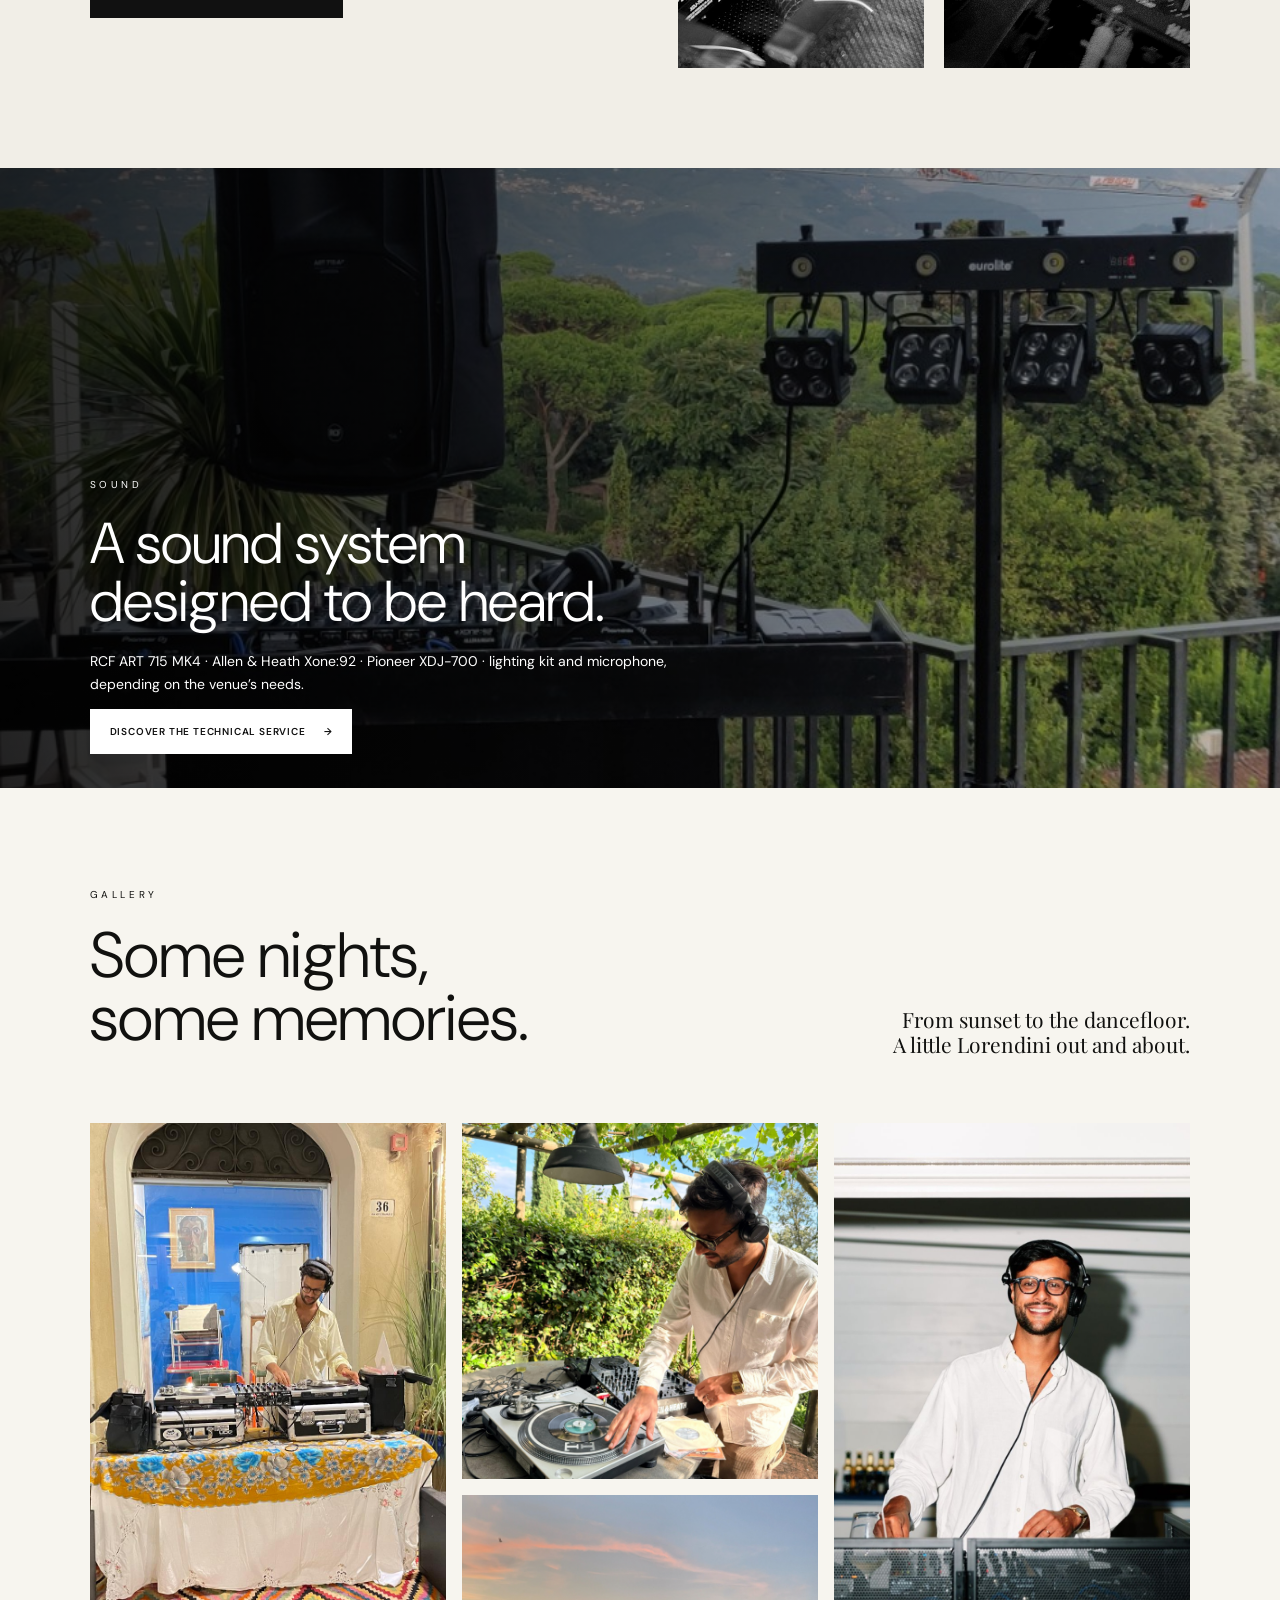
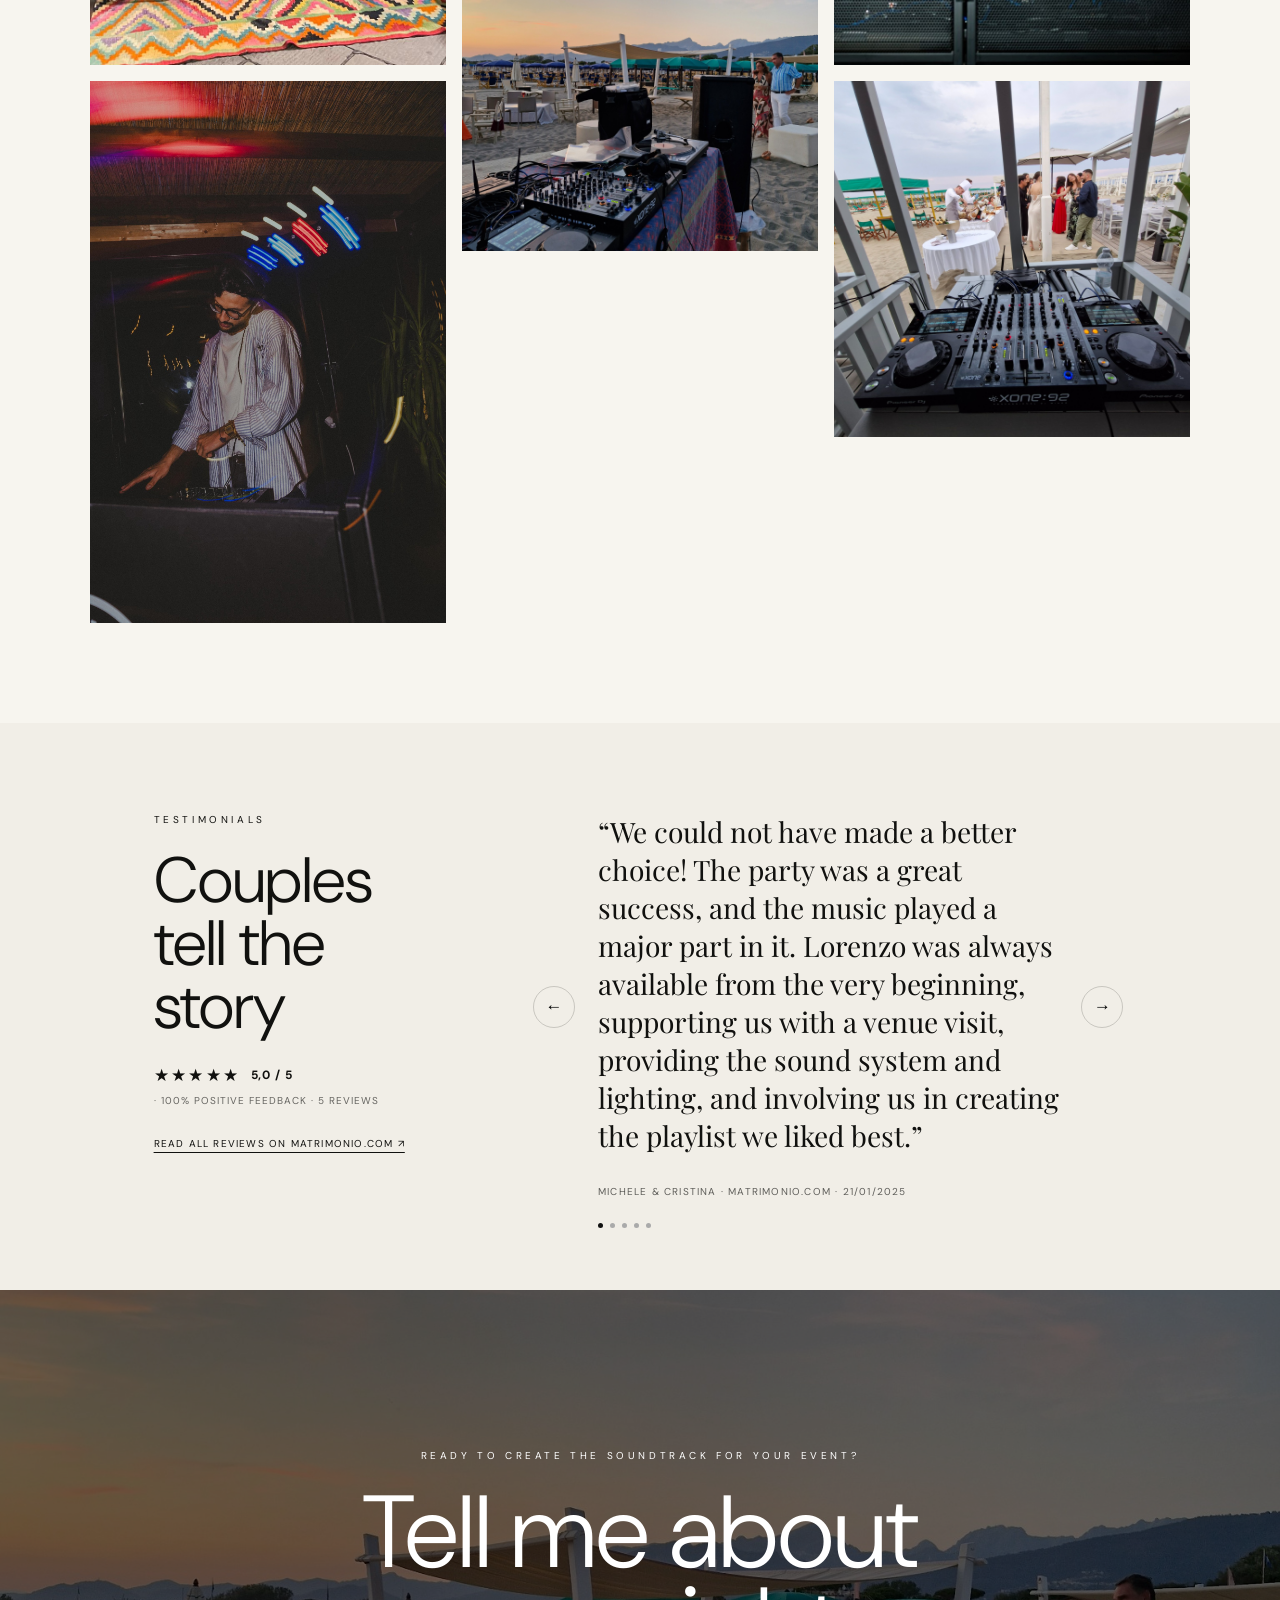
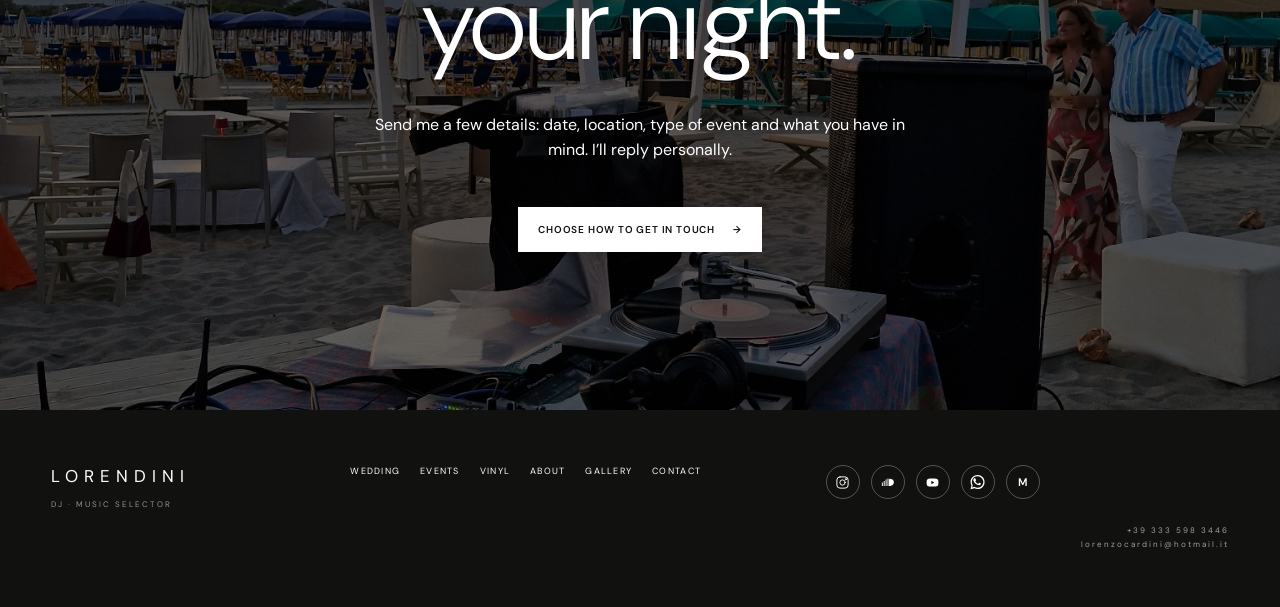
<file: en.html>
<!doctype html>
<html lang="en">
<head>
 <meta charset="utf-8">
 <meta name="viewport" content="width=device-width, initial-scale=1">
 <title>Lorendini — DJ & Music Selector</title>
 <meta name="description" content="Lorendini is a DJ and music selector for weddings, events and parties. Music, atmosphere and great sound, without ready-made formulas.">
 <meta name="keywords" content="DJ wedding, wedding DJ, event DJ, music selector, vinyl DJ">
 <meta name="theme-color" content="#11110f">
 <meta property="og:title" content="Lorendini — DJ & Music Selector">
 <meta property="og:description" content="Weddings, events and parties. Music, atmosphere and great sound.">
 <meta property="og:type" content="website">
 <meta property="og:image" content="assets/beach-sunset.jpg">
 <link rel="preload" as="image" href="assets/beach-sunset.jpg">
 <link rel="stylesheet" href="style.css">
</head>
<body>
 <header class="site-header" id="top">
 LORENDINI
 <button class="menu-toggle" aria-label="Open menu" aria-expanded="false">
 <span></span><span></span>
 </button>
 <nav class="nav" aria-label="Main navigation">
 <a href="#wedding">Wedding</a>
 <a href="#events">Events</a>
 <a href="#vinyl">Vinyl</a>
 <a href="#about">About</a>
 <a href="#gallery">Gallery</a>
 <a href="#contact">Contact</a>
 </nav>
 <div class="language-switch" aria-label="Language selection"><a class="flag-link" href="index.html" aria-label="Italian" title="Italian"><span class="flag flag-it" aria-hidden="true"></span></a><span class="language-separator">/</span><a class="flag-link active" href="en.html" aria-label="English" title="English" aria-current="page"><span class="flag flag-en" aria-hidden="true"></span></a></div>
 <a class="header-cta" href="#contact">Tell me about your event <span>↗</span></a>
 </header>

 <main>
 <section class="hero">
 <img class="hero-image" src="assets/beach-sunset.jpg" alt="DJ setup on the beach at sunset ">
 <div class="hero-overlay"></div>
 <div class="hero-content">
 <p class="eyebrow">DJ · MUSIC SELECTOR</p>
 <h1>LORENDINI</h1>
 <h2>Weddings, events<br>and parties.</h2>
 <p class="hero-lead">Music, atmosphere and great sound.<br> Without ready-made formulas.</p>
 <div class="hero-actions">
 <a class="button light" href="#contact">Tell me about your event <span>→</span></a>
 <a class="text-link light-text" href="#about">Discover more <span>↓</span></a>
 </div>
 </div>
 <div class="hero-signature">Good music.<br><em>Good vibes.</em></div>
 </section>

 <section class="three-cards">
 <a class="feature-card" href="#wedding">
 <img src="assets/wedding-beach.jpg" alt="Beach event at sunset">
 <div class="feature-overlay"></div>
 <div class="feature-content">
 <p class="eyebrow">WEDDING</p>
 <h3>The music<br>of your day</h3>
 <p>From aperitivo to after dinner, a musical selection built together with you.</p>
 <span class="card-link">Discover the service →</span>
 </div>
 </a>
 <a class="feature-card" href="#events">
 <img src="assets/night-dj.jpg" alt="Lorendini during an evening DJ set">
 <div class="feature-overlay"></div>
 <div class="feature-content">
 <p class="eyebrow">EVENTS</p>
 <h3>Parties & events<br>without formulas</h3>
 <p>Private parties, corporate events, venues and special nights.</p>
 <span class="card-link">Discover events →</span>
 </div>
 </a>
 <a class="feature-card" href="#vinyl">
 <img src="assets/vinyl-bw.jpg" alt="Hand on a vinyl record">
 <div class="feature-overlay"></div>
 <div class="feature-content">
 <p class="eyebrow">VINYL</p>
 <h3>More<br>than music</h3>
 <p>Vinyl selections for aperitivi, events and special occasions.</p>
 <span class="card-link">Discover vinyl →</span>
 </div>
 </a>
 </section>

 <section class="split-section cream" id="about">
 <div class="polaroid-wrap">
 <div class="polaroid">
 <img src="assets/polaroid.jpg" alt="Portrait of Lorendini behind the DJ booth">
 
 </div>
 </div>
 <div class="about-copy">
 <p class="eyebrow dark">ABOUT</p>
 <h2>Who is behind<br>the console</h2>
 <p>I’m Lorenzo, aka <strong>Lorendini</strong>. I’m a DJ and music selector, and music has always been part of my life: from clubs to weddings, from private parties to events.</p>
 <p>I’m passionate about vinyl, hi-fi and music culture. Above all, I care about one thing: <strong>choosing the right music for the right moment.</strong></p>
 <p class="statement">No forced entertainment formulas: I focus on music selection, sound and reading the dancefloor. </p>
 <a class="button dark-button" href="#contact">Let’s talk about your event <span>→</span></a>
 <div class="listen-links">
 <a href="https://soundcloud.com/lorenzo-cardini-707190539" target="_blank" rel="noopener">Listen on SoundCloud ↗</a>
 <a href="https://www.youtube.com/watch?v=rLZD90sV3TY&t=484s" target="_blank" rel="noopener">Vinyl set — YouTube ↗</a>
 </div>
 </div>
 <div class="about-side">
 <div class="side-script">Same music,<br><em>different stories.</em></div>
 <ul>
 <li>Weddings</li><li>Private parties</li><li>Corporate events</li><li>Club & venues</li><li>Vinyl sessions</li>
 </ul>
 </div>
 </section>

 <section class="editorial" id="wedding">
 <div class="editorial-image">
 <img src="assets/beach-vinyl.jpg" alt="Turntable and DJ setup on the beach">
 </div>
 <div class="editorial-copy">
 <p class="eyebrow dark">WEDDING</p>
 <h2>The music of<br>your day.</h2>
 <p class="large-copy">Every wedding has a different story. That’s why I don’t start with a playlist — I start with you.</p>
 <div class="steps">
 <div><span>01</span><strong>We get to know each other</strong><p>We talk about tastes, genres, meaningful songs and atmosphere.</p></div>
 <div><span>02</span><strong>We build the selection</strong><p>I build the set around your day and your guests.</p></div>
 <div><span>03</span><strong>We play</strong><p>aperitivo, dinner, after dinner: the music evolves with the evening.</p></div>
 </div>
 <p class="no-cliches">No forced entertainment.<br>No ready-made formulas.<br><strong>Just music, atmosphere and a dancefloor to read.</strong></p>
 <a class="external-link" href="https://www.matrimonio.com/musica-matrimonio/lorendini--e352310" target="_blank" rel="noopener">View the profile and reviews on Matrimonio.com ↗</a>
 </div>
 </section>

 <section class="dark-section" id="events">
 <div class="dark-copy">
 <p class="eyebrow">EVENTS</p>
 <h2>The music changes.<br>The care remains.</h2>
 <p>Tailored events, corporate events, openings, aperitivi, venues, villa parties and special nights.</p>
 <div class="event-list">
 <div><span>01</span>Private parties</div>
 <div><span>02</span>Corporate & brand events</div>
 <div><span>03</span>Club, bars & venues</div>
 <div><span>04</span>Beach & summer events</div>
 </div>
 </div>
 <div class="dark-image">
 <img src="assets/portrait-dj.jpg" alt="Lorendini during an outdoor DJ set">
 </div>
 </section>

 <section class="vinyl-section cream" id="vinyl">
 <div class="vinyl-copy">
 <p class="eyebrow dark">VINYL</p>
 <h2>Vinyl is<br>a state of mind.</h2>
 <p>Vinyl is part of my passion for music and the way I experience it.</p>
 <p>Vinyl selections for aperitifs, events, dinners and special occasions: disco, soul, funk, jazz and house.</p>
 <p class="small-note">The Vinyl Session is a dedicated service, tailored to the venue and type of event.</p>
 <a class="button dark-button" href="#contact">Let’s talk about Vinyl Session <span>→</span></a>
 </div>
 <div class="vinyl-gallery">
 <img src="assets/vinyl-garden.jpg" alt="Lorendini with a Technics turntable in a garden">
 <img src="assets/vinyl-bw.jpg" alt="Close-up of a vinyl record">
 </div>
 </section>

 <section class="sound-section">
 <img src="assets/mountain-setup.jpg" alt="DJ setup with a mountain view">
 <div class="sound-overlay"></div>
 <div class="sound-content">
 <p class="eyebrow">SOUND</p>
 <h2>A sound system<br>designed to be heard.</h2>
 <p>RCF ART 715 MK4 · Allen & Heath Xone:92 · Pioneer XDJ-700 · lighting kit and microphone, depending on the venue’s needs.</p>
 <a class="button light" href="#contact">Discover the technical service <span>→</span></a>
 </div>
 </section>

 <section class="gallery-section" id="gallery">
 <div class="section-head">
 <div><p class="eyebrow dark">GALLERY</p><h2>Some nights,<br>some memories.</h2></div>
 <p>From sunset to the dancefloor.<br>A little Lorendini out and about.</p>
 </div>
 <div class="gallery-grid">
 <img src="assets/street-dj.jpg" alt="Street DJ set">
 <img src="assets/principino.jpg" alt="DJ setup at a seaside venue">
 <img src="assets/dj-white.jpg" alt="Portrait of Lorendini with headphones">
 <img src="assets/beach-sunset.jpg" alt="DJ setup on the beach at sunset">
 <img src="assets/night-dj.jpg" alt="Night DJ set">
 <img src="assets/wedding-beach.jpg" alt="Guests during a beach event">
 </div>
 </section>

 <section class="testimonials cream" id="reviews">
 <div class="test-title">
 <p class="eyebrow dark">TESTIMONIALS</p>
 <h2>Couples<br>tell the story</h2>
 <div class="review-summary" aria-label="Rating on Matrimonio.com">
 <div class="review-stars" aria-label="5 out of 5 stars">★★★★★</div>
 <strong>5,0 / 5</strong>
 <span>· 100% positive feedback · 5 reviews</span>
 </div>
 <a class="external-link" href="https://www.matrimonio.com/musica-matrimonio/lorendini--e352310" target="_blank" rel="noopener">Read all reviews on Matrimonio.com ↗</a>
 </div>
 <div class="review-carousel" aria-label="Reviews from Matrimonio.com">
 <button class="review-arrow prev" aria-label="Previous review">←</button>
 <div class="review-track">
 <article class="review-slide active">
 <p>“We could not have made a better choice! The party was a great success, and the music played a major part in it. Lorenzo was always available from the very beginning, supporting us with a venue visit, providing the sound system and lighting, and involving us in creating the playlist we liked best.”</p>
 <cite>Michele & Cristina · Matrimonio.com · 21/01/2025</cite>
 </article>
 <article class="review-slide">
 <p>“He was very accommodating of our tastes and requests. Warm and friendly with our guests, who complimented us on the quality of the music.”</p>
 <cite>Ciro · Matrimonio.com · 01/10/2024</cite>
 </article>
 <article class="review-slide">
 <p>“The perfect mix of professionalism and engagement. He had everyone dancing from the first to the last minute of the party, always knowing how to step in musically at just the right moment.”</p>
 <cite>Paolo & Jessica · Matrimonio.com · 16/09/2024</cite>
 </article>
 <article class="review-slide">
 <p>“He adapted brilliantly to our French wedding with an Italian-French and international playlist. He was very accommodating of our requests, and we had a wonderful celebration.”</p>
 <cite>Sarah · Matrimonio.com · 24/06/2024</cite>
 </article>
 <article class="review-slide">
 <p>“Lorenzo played at our wedding from the afternoon until late at night. He was excellent at choosing the right tracks and keeping the atmosphere going throughout. Very professional, organised and exceptionally well equipped.”</p>
 <cite>Riccardo · Matrimonio.com · 26/09/2023</cite>
 </article>
 </div>
 <button class="review-arrow next" aria-label="Next review">→</button>
 <div class="review-dots" aria-hidden="true"></div>
 </div>
 </section>

 <section class="contact-cta" id="contact">
 <img src="assets/beach-sunset.jpg" alt="">
 <div class="contact-overlay"></div>
 <div class="contact-content">
 <p class="eyebrow">READY TO CREATE THE SOUNDTRACK FOR YOUR EVENT?</p>
 <h2>Tell me about<br>your night.</h2>
 <p>Send me a few details: date, location, type of event and what you have in mind. I’ll reply personally.</p>
 <div class="contact-buttons">
 <a class="button light" href="/richiesta-ricevuta/">Choose how to get in touch <span>→</span></a>
 </div>
 </div>
 </section>
 </main>

 <footer>
 <div class="footer-brand">LORENDINI <small>DJ · MUSIC SELECTOR</small></div>
 <div class="footer-nav">
 <a href="#wedding">Wedding</a><a href="#events">Events</a><a href="#vinyl">Vinyl</a><a href="#about">About</a><a href="#gallery">Gallery</a><a href="#contact">Contact</a>
 </div>
 <div class="footer-social" aria-label="External links">
 <a class="social-icon" href="https://www.instagram.com/lorendini/" target="_blank" rel="noopener" aria-label="Instagram" title="Instagram">
 <svg viewBox="0 0 24 24" aria-hidden="true"><rect x="3" y="3" width="18" height="18" rx="5"></rect><circle cx="12" cy="12" r="4.2"></circle><circle cx="17.4" cy="6.7" r="1"></circle></svg>
 </a>
 <a class="social-icon" href="https://soundcloud.com/lorenzo-cardini-707190539" target="_blank" rel="noopener" aria-label="SoundCloud" title="SoundCloud">
 <svg viewBox="0 0 24 24" aria-hidden="true"><path d="M3 17.5h1.5V12H3v5.5Zm3 0h1.5V9.5H6v8Zm3 0h1.5V7H9v10.5Zm3 0h1.5V5.5H12v12Zm2.4 0h1.7a5.7 5.7 0 1 0-1.7-10.98V17.5Z"></path></svg>
 </a>
 <a class="social-icon" href="https://www.youtube.com/watch?v=rLZD90sV3TY&t=484s" target="_blank" rel="noopener" aria-label="YouTube" title="YouTube">
 <svg viewBox="0 0 24 24" aria-hidden="true"><path d="M21 8.1a2.7 2.7 0 0 0-1.9-1.9C17.4 5.7 12 5.7 12 5.7s-5.4 0-7.1.5A2.7 2.7 0 0 0 3 8.1a28 28 0 0 0-.5 3.9 28 28 0 0 0 .5 3.9 2.7 2.7 0 0 0 1.9 1.9c1.7.5 7.1.5 7.1.5s5.4 0 7.1-.5a2.7 2.7 0 0 0 1.9-1.9 28 28 0 0 0 .5-3.9 28 28 0 0 0-.5-3.9ZM10.2 14.7V9.3l4.7 2.7-4.7 2.7Z"></path></svg>
 </a>
 <a class="social-icon" href="https://wa.me/393335983446" target="_blank" rel="noopener" aria-label="WhatsApp" title="WhatsApp">
 <svg viewBox="0 0 24 24" aria-hidden="true"><path d="M20.5 3.5A11.2 11.2 0 0 0 12.1 0C5.9 0 .9 5 .9 11.1c0 2 .5 3.9 1.5 5.6L.8 22.9l6.3-1.6a11.2 11.2 0 0 0 5 1.2h.1c6.1 0 11.1-5 11.1-11.1 0-3-1-5.8-2.8-7.9ZM12.2 20.4h-.1a9.2 9.2 0 0 1-4.7-1.3l-.3-.2-3.7.9 1-3.6-.2-.3a9.2 9.2 0 1 1 8 4.5Zm5-6.9c-.3-.2-1.8-.9-2.1-1s-.5-.2-.7.2c-.2.3-.8 1-1 1.2-.2.2-.4.2-.7.1-.3-.2-1.3-.5-2.4-1.5-.9-.8-1.5-1.8-1.7-2.1-.2-.3 0-.5.2-.7l.5-.6c.2-.2.2-.4.3-.6.1-.2 0-.5-.1-.7-.1-.2-.7-1.7-.9-2.3-.2-.6-.5-.5-.7-.5h-.6c-.2 0-.6.1-.9.4-.3.3-1.1 1-1.1 2.5s1.1 2.9 1.2 3.1c.2.2 2.1 3.2 5.1 4.5.7.3 1.3.5 1.7.6.7.2 1.4.2 1.9.1.6-.1 1.8-.7 2-1.4.3-.7.3-1.3.2-1.4-.1-.1-.3-.2-.6-.3Z"></path></svg>
 </a>
 <a class="social-icon social-letter" href="https://www.matrimonio.com/musica-matrimonio/lorendini--e352310" target="_blank" rel="noopener" aria-label="Matrimonio.com" title="Matrimonio.com">M</a>
 </div>
 <div class="footer-place"><br><br><br><br><a href="tel:+393335983446">+39 333 598 3446</a><br><a href="mailto:lorenzocardini@hotmail.it">lorenzocardini@hotmail.it</a></div>
 </footer>

 <script src="script.js"></script>
</body>
</html>
</file>
<file: style.css>
@import url('https://fonts.googleapis.com/css2?family=DM+Sans:wght@300;400;500;600&family=Playfair+Display:ital,wght@0,500;0,600;1,500;1,600&display=swap');

:root{
  --ink:#11110f; --cream:#f1eee7; --paper:#f7f5ef; --line:rgba(17,17,15,.18);
  --white:#fff; --serif:"Playfair Display", Georgia, serif; --sans:"DM Sans", Arial, sans-serif;
}
*{box-sizing:border-box}
html{scroll-behavior:smooth}
body{margin:0;background:var(--paper);color:var(--ink);font-family:var(--sans);font-weight:400}
a{color:inherit;text-decoration:none}
img{display:block;width:100%;height:100%;object-fit:cover}
.site-header{position:fixed;z-index:20;top:0;left:0;right:0;height:78px;padding:0 4vw;display:flex;align-items:center;gap:4vw;color:#fff;mix-blend-mode:normal;transition:.3s;background:linear-gradient(to bottom,rgba(0,0,0,.25),transparent)}
.site-header.scrolled{background:rgba(17,17,15,.94);backdrop-filter:blur(10px)}
.brand{font-size:17px;letter-spacing:.35em;font-weight:500;margin-right:auto}
.nav{display:flex;gap:28px;font-size:10px;letter-spacing:.12em;text-transform:uppercase}
.nav a:hover,.footer-nav a:hover{opacity:.6}
.header-cta{border:1px solid rgba(255,255,255,.75);padding:13px 18px;font-size:10px;letter-spacing:.08em;text-transform:uppercase}
.header-cta span,.button span{margin-left:18px}
.menu-toggle{display:none;background:none;border:0;color:white}
.hero{height:100svh;min-height:680px;position:relative;color:#fff;overflow:hidden}
.hero-image{position:absolute;inset:0}
.hero-overlay{position:absolute;inset:0;background:linear-gradient(90deg,rgba(0,0,0,.62),rgba(0,0,0,.12) 72%),linear-gradient(0deg,rgba(0,0,0,.3),transparent 45%)}
.hero-content{position:absolute;left:7vw;top:50%;transform:translateY(-43%);max-width:700px}
.eyebrow{font-size:10px;letter-spacing:.36em;text-transform:uppercase;margin:0 0 24px}
.hero h1{font-size:clamp(58px,9vw,132px);line-height:.9;font-weight:300;letter-spacing:.18em;margin:0 0 28px}
.hero h2{font-size:clamp(28px,4vw,54px);line-height:1.04;font-weight:300;margin:0 0 26px}
.hero-lead{font-size:18px;line-height:1.55;font-weight:300}
.hero-actions{display:flex;align-items:center;gap:28px;margin-top:38px}
.button{display:inline-flex;align-items:center;padding:16px 20px;text-transform:uppercase;letter-spacing:.08em;font-size:10px;font-weight:600}
.button.light{background:#fff;color:#111}
.button.dark-button{background:#111;color:#fff}
.outline-light{border:1px solid #fff;color:#fff}
.text-link{font-size:10px;text-transform:uppercase;letter-spacing:.13em}
.light-text{color:#fff}
.hero-signature{position:absolute;right:7vw;top:18%;font-family:var(--serif);font-style:italic;font-size:30px;line-height:1.05;transform:rotate(-5deg)}
.hero-meta{position:absolute;right:7vw;bottom:6%;font-size:9px;letter-spacing:.35em}
.three-cards{display:grid;grid-template-columns:repeat(3,1fr);min-height:570px}
.feature-card{height:570px;position:relative;color:#fff;overflow:hidden}
.feature-card img{transition:transform .8s cubic-bezier(.2,.7,.2,1)}
.feature-card:hover img{transform:scale(1.04)}
.feature-overlay{position:absolute;inset:0;background:linear-gradient(0deg,rgba(0,0,0,.82),rgba(0,0,0,.05) 70%)}
.feature-content{position:absolute;left:40px;right:35px;bottom:38px}
.feature-content h3{font-size:34px;line-height:1.02;font-weight:300;margin:0 0 15px;text-transform:uppercase}
.feature-content p:not(.eyebrow){font-size:14px;line-height:1.5;max-width:350px;margin:0 0 22px}
.card-link{font-size:9px;text-transform:uppercase;letter-spacing:.16em}
.cream{background:var(--cream)}
.split-section{display:grid;grid-template-columns:1fr 1.25fr .65fr;gap:6vw;padding:100px 7vw;align-items:center}
.polaroid{background:#fff;padding:14px 14px 55px;transform:rotate(-3deg);box-shadow:0 20px 50px rgba(0,0,0,.12)}
.polaroid img{aspect-ratio:4/5}
.polaroid-caption{font-family:var(--serif);font-style:italic;font-size:21px;text-align:center;margin-top:14px}
.about-copy h2,.editorial-copy h2,.dark-copy h2,.vinyl-copy h2,.gallery-section h2,.testimonials h2{font-size:clamp(42px,5vw,70px);line-height:.98;font-weight:300;margin:0 0 28px}
.about-copy>p{font-size:16px;line-height:1.7;max-width:590px}
.statement{margin-top:30px}
.about-side{align-self:stretch;display:flex;flex-direction:column;justify-content:space-between}
.side-script{font-family:var(--serif);font-style:italic;font-size:25px;line-height:1.1;transform:rotate(-4deg)}
.about-side ul{list-style:none;padding:0;margin:0;text-transform:uppercase;font-size:10px;letter-spacing:.22em;line-height:2.5}
.editorial{display:grid;grid-template-columns:1.1fr 1fr;min-height:800px;background:#e7e2d9}
.editorial-image{min-height:700px}
.editorial-copy{padding:100px 8vw 90px 7vw;display:flex;flex-direction:column;justify-content:center}
.large-copy{font-size:22px;line-height:1.45;max-width:570px}
.steps{border-top:1px solid var(--line);margin-top:35px}
.steps>div{display:grid;grid-template-columns:40px 1fr;column-gap:20px;padding:22px 0;border-bottom:1px solid var(--line)}
.steps span{font-size:10px;letter-spacing:.1em}
.steps strong{font-size:15px}
.steps p{grid-column:2;margin:7px 0 0;font-size:13px;line-height:1.5;opacity:.75}
.no-cliches{font-family:var(--serif);font-size:24px;line-height:1.25;margin-top:35px}
.dark-section{background:#11110f;color:#fff;display:grid;grid-template-columns:1fr 1fr;min-height:760px}
.dark-copy{padding:100px 7vw;display:flex;flex-direction:column;justify-content:center}
.dark-copy h2{font-size:clamp(46px,5.2vw,76px)}
.dark-copy>p{font-size:18px;line-height:1.6;max-width:540px;opacity:.8}
.event-list{margin-top:50px;border-top:1px solid rgba(255,255,255,.25)}
.event-list div{border-bottom:1px solid rgba(255,255,255,.25);padding:19px 0;font-size:13px;letter-spacing:.05em}
.event-list span{display:inline-block;width:50px;font-size:10px;opacity:.55}
.dark-image{min-height:760px}
.vinyl-section{display:grid;grid-template-columns:1fr 1fr;gap:6vw;padding:100px 7vw;align-items:center}
.vinyl-copy{max-width:600px}
.vinyl-copy>p{font-size:17px;line-height:1.65}
.vinyl-copy .small-note{font-size:12px;opacity:.6;margin:30px 0}
.vinyl-gallery{display:grid;grid-template-columns:1fr 1fr;gap:20px;align-items:end}
.vinyl-gallery img:first-child{height:560px}
.vinyl-gallery img:last-child{height:380px;filter:grayscale(1)}
.sound-section{height:620px;position:relative;color:#fff}
.sound-section img{position:absolute;inset:0}
.sound-overlay{position:absolute;inset:0;background:linear-gradient(90deg,rgba(0,0,0,.78),rgba(0,0,0,.1))}
.sound-content{position:absolute;left:7vw;top:50%;transform:translateY(-50%);max-width:720px}
.sound-content h2{font-size:clamp(38px,4.5vw,62px);font-weight:300;line-height:1;margin:0 0 20px}
.sound-content p:not(.eyebrow){font-size:14px;line-height:1.6;max-width:620px}
.gallery-section{padding:100px 7vw}
.section-head{display:flex;justify-content:space-between;align-items:end;margin-bottom:45px}
.section-head>p{font-family:var(--serif);font-size:21px;line-height:1.2;text-align:right}
.gallery-grid{display:grid;grid-template-columns:repeat(12,1fr);grid-auto-rows:170px;gap:16px}
.gallery-grid img:nth-child(1){grid-column:span 4;grid-row:span 3}
.gallery-grid img:nth-child(2){grid-column:span 4;grid-row:span 2}
.gallery-grid img:nth-child(3){grid-column:span 4;grid-row:span 3}
.gallery-grid img:nth-child(4){grid-column:span 4;grid-row:span 2}
.gallery-grid img:nth-child(5){grid-column:span 4;grid-row:span 3}
.gallery-grid img:nth-child(6){grid-column:span 4;grid-row:span 2}
.testimonials{display:grid;grid-template-columns:.7fr 1.5fr;gap:8vw;padding:90px 12vw}
blockquote{margin:0;max-width:800px}
blockquote p{font-family:var(--serif);font-size:clamp(22px,2.3vw,34px);line-height:1.3;margin:0 0 25px}
blockquote cite{font-size:11px;text-transform:uppercase;letter-spacing:.18em;font-style:normal}
.contact-cta{height:720px;position:relative;color:#fff}
.contact-cta>img{position:absolute;inset:0}
.contact-overlay{position:absolute;inset:0;background:rgba(0,0,0,.55)}
.contact-content{position:absolute;inset:0;display:flex;flex-direction:column;justify-content:center;align-items:center;text-align:center;padding:30px}
.contact-content h2{font-size:clamp(55px,8vw,105px);font-weight:300;line-height:.9;margin:0 0 25px}
.contact-content>p:not(.eyebrow){font-size:16px;line-height:1.6;max-width:570px}
.contact-buttons{display:flex;gap:15px;margin-top:28px}
footer{background:#11110f;color:#fff;padding:55px 4vw;display:grid;grid-template-columns:1.2fr 2fr 1fr .5fr;gap:35px;align-items:start}
.footer-brand{font-size:17px;letter-spacing:.35em}
.footer-brand small{display:block;font-size:8px;letter-spacing:.25em;margin-top:12px;opacity:.55}
.footer-nav{display:flex;flex-wrap:wrap;gap:20px;font-size:9px;text-transform:uppercase;letter-spacing:.14em}
.footer-social{display:flex;gap:15px;font-size:9px;text-transform:uppercase;letter-spacing:.1em}
.footer-place{text-align:right;font-size:8px;letter-spacing:.25em;line-height:1.8;opacity:.6}

@media (max-width:900px){
  .site-header{height:68px;padding:0 5vw}
  .nav{position:absolute;display:none;left:0;right:0;top:68px;padding:25px 5vw;background:#11110f;flex-direction:column;gap:20px}
  .nav.open{display:flex}
  .header-cta{display:none}.menu-toggle{display:block;width:28px;height:24px;position:relative}
  .menu-toggle span{position:absolute;left:0;width:100%;height:1px;background:#fff;transition:.25s}
  .menu-toggle span:first-child{top:7px}.menu-toggle span:last-child{top:15px}
  .hero-content{left:7vw;right:7vw}.hero-signature{font-size:23px;top:15%;right:8vw}
  .hero-meta{font-size:7px;right:7vw;bottom:4%}
  .three-cards{grid-template-columns:1fr}.feature-card{height:520px}
  .split-section,.editorial,.dark-section,.vinyl-section{grid-template-columns:1fr}
  .split-section{padding:75px 7vw;gap:60px}.about-side{gap:50px}
  .editorial-image{min-height:520px}.editorial-copy{padding:75px 7vw}
  .dark-image{min-height:520px;grid-row:1}.dark-copy{padding:75px 7vw}
  .vinyl-section{padding:75px 7vw}.vinyl-gallery img:first-child,.vinyl-gallery img:last-child{height:430px}
  .sound-section{height:600px}.sound-content{left:7vw;right:7vw}
  .section-head{display:block}.section-head>p{text-align:left;margin-top:25px}
  .gallery-grid{grid-template-columns:1fr 1fr;grid-auto-rows:240px}
  .gallery-grid img:nth-child(n){grid-column:span 1;grid-row:span 1}
  .gallery-grid img:nth-child(1),.gallery-grid img:nth-child(4){grid-row:span 2}
  .testimonials{grid-template-columns:1fr;padding:75px 7vw;gap:40px}
  footer{grid-template-columns:1fr 1fr}.footer-place{text-align:left}
}
@media (max-width:560px){
  .hero{min-height:720px}.hero h1{font-size:45px;letter-spacing:.12em}.hero h2{font-size:31px}.hero-lead{font-size:15px}
  .hero-actions{align-items:flex-start;flex-direction:column;gap:18px}.feature-content h3{font-size:29px}
  .polaroid{max-width:340px;margin:auto}.vinyl-gallery{grid-template-columns:1fr}.vinyl-gallery img:first-child,.vinyl-gallery img:last-child{height:390px}
  .gallery-grid{grid-template-columns:1fr;grid-auto-rows:360px}.gallery-grid img:nth-child(n){grid-column:span 1;grid-row:span 1}
  .contact-cta{height:650px}.contact-content h2{font-size:55px}.contact-buttons{flex-direction:column;width:100%;max-width:300px}
  footer{grid-template-columns:1fr;gap:28px}.footer-place{text-align:left}
}

.reveal{opacity:0;transform:translateY(24px);transition:opacity .8s ease,transform .8s ease}
.revealed{opacity:1;transform:none}
@media (prefers-reduced-motion:reduce){
  html{scroll-behavior:auto}
  .reveal{opacity:1;transform:none;transition:none}
  .feature-card img{transition:none}
}

.listen-links{display:flex;flex-wrap:wrap;gap:18px;margin-top:24px}
.listen-links a,.external-link{font-size:10px;text-transform:uppercase;letter-spacing:.12em;text-decoration:underline;text-underline-offset:5px}
.review-carousel{position:relative;display:grid;grid-template-columns:45px 1fr 45px;align-items:center;gap:20px}
.review-track{min-height:260px;position:relative}
.review-slide{display:none}
.review-slide.active{display:block;animation:reviewIn .45s ease}
.review-slide p{font-family:var(--serif);font-size:clamp(22px,2.2vw,32px);line-height:1.35;margin:0 0 24px}
.review-slide cite{font-size:10px;text-transform:uppercase;letter-spacing:.12em;font-style:normal;opacity:.65}
.review-arrow{width:42px;height:42px;border:1px solid var(--line);background:transparent;border-radius:50%;font-size:17px;cursor:pointer}
.review-arrow:hover{background:#111;color:#fff}
.review-dots{position:absolute;left:65px;bottom:-28px;display:flex;gap:7px}
.review-dot{width:5px;height:5px;border-radius:50%;background:#aaa;border:0;padding:0}
.review-dot.active{background:#111}
@keyframes reviewIn{from{opacity:0;transform:translateX(12px)}to{opacity:1;transform:none}}
@media(max-width:900px){.review-carousel{grid-template-columns:35px 1fr 35px;gap:10px}.review-track{min-height:320px}}

.review-summary{
  display:flex;
  align-items:center;
  flex-wrap:wrap;
  gap:10px;
  margin:28px 0 24px;
  font-size:10px;
  text-transform:uppercase;
  letter-spacing:.1em;
}
.review-stars{
  font-size:17px;
  letter-spacing:.14em;
  line-height:1;
}
.review-summary strong{
  font-size:12px;
  letter-spacing:.08em;
}
.review-summary span{opacity:.62}
.footer-social{
  display:flex;
  align-items:center;
  gap:11px;
}
.social-icon{
  width:34px;
  height:34px;
  border:1px solid rgba(255,255,255,.28);
  border-radius:50%;
  display:flex;
  align-items:center;
  justify-content:center;
  transition:background .25s ease,color .25s ease,border-color .25s ease,transform .25s ease;
}
.social-icon:hover{
  background:#fff;
  color:#11110f;
  border-color:#fff;
  transform:translateY(-2px);
}
.social-icon svg{
  width:15px;
  height:15px;
  fill:none;
  stroke:currentColor;
  stroke-width:1.5;
  stroke-linecap:round;
  stroke-linejoin:round;
}
.social-icon:nth-child(2) svg,
.social-icon:nth-child(3) svg,
.social-icon:nth-child(4) svg{
  fill:currentColor;
  stroke:none;
}
.social-letter{
  font-size:11px;
  font-weight:600;
  letter-spacing:0;
}
@media(max-width:560px){
  .review-summary{gap:8px;line-height:1.5}
}

.language-switch{
  display:flex;
  align-items:center;
  gap:7px;
  margin-left:auto;
  margin-right:20px;
}
.flag-link{
  display:flex;
  align-items:center;
  justify-content:center;
  width:22px;
  height:16px;
  opacity:.48;
  transition:opacity .2s ease, transform .2s ease;
}
.flag-link.active,
.flag-link:hover{
  opacity:1;
  transform:translateY(-1px);
}
.flag{
  display:block;
  width:20px;
  height:14px;
  border-radius:2px;
  box-shadow:0 0 0 1px rgba(255,255,255,.35);
  position:relative;
  overflow:hidden;
}
.flag-it{
  background:linear-gradient(90deg,#009246 0 33.33%,#fff 33.33% 66.66%,#ce2b37 66.66% 100%);
}
.flag-en{
  background:#012169;
}
.flag-en::before,
.flag-en::after{
  content:"";
  position:absolute;
  inset:0;
}
.flag-en::before{
  background:
    linear-gradient(90deg,transparent 42%,#fff 42% 58%,transparent 58%),
    linear-gradient(0deg,transparent 35%,#fff 35% 65%,transparent 65%);
}
.flag-en::after{
  background:
    linear-gradient(90deg,transparent 46%,#c8102e 46% 54%,transparent 54%),
    linear-gradient(0deg,transparent 40%,#c8102e 40% 60%,transparent 60%);
}
.language-separator{
  opacity:.22;
  font-size:9px;
}
@media(max-width:900px){
  .language-switch{margin-right:14px}
}
@media(max-width:700px){
  .language-switch{margin-left:auto;margin-right:12px}
}
</file>
